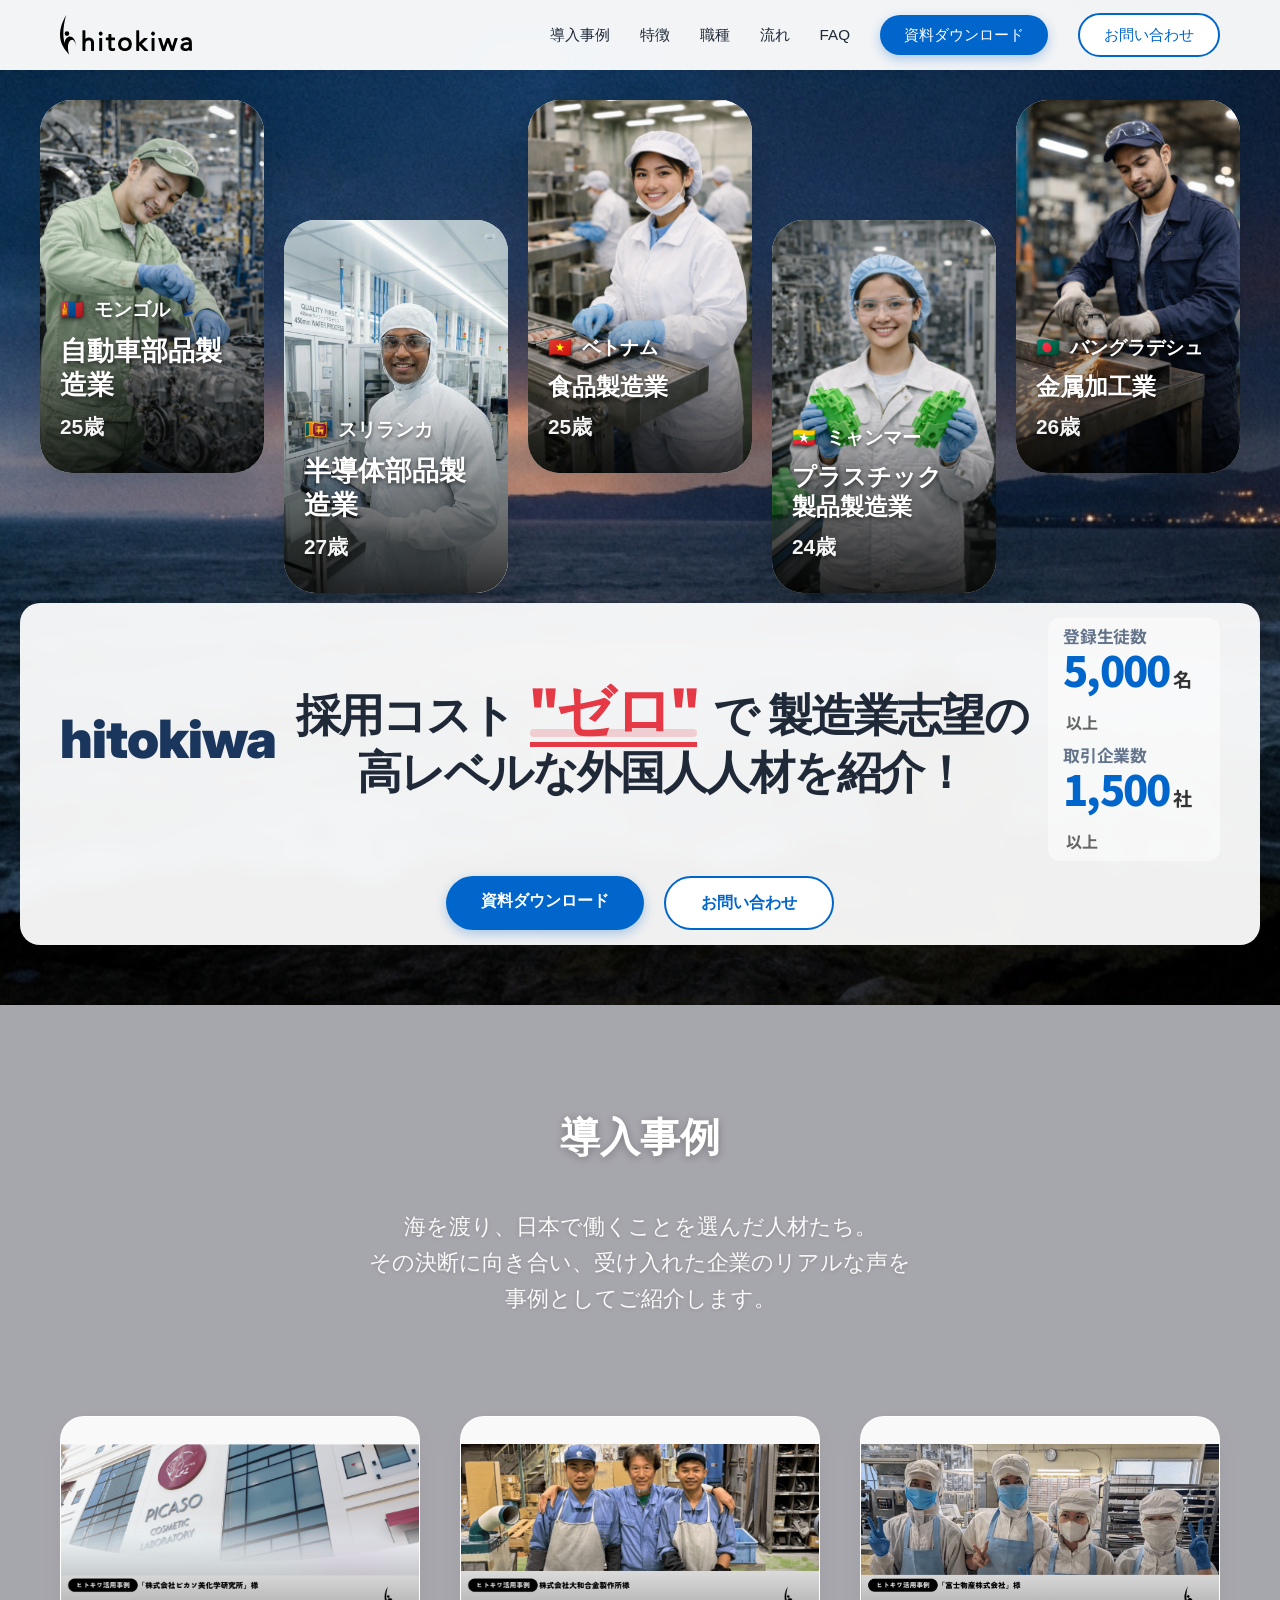
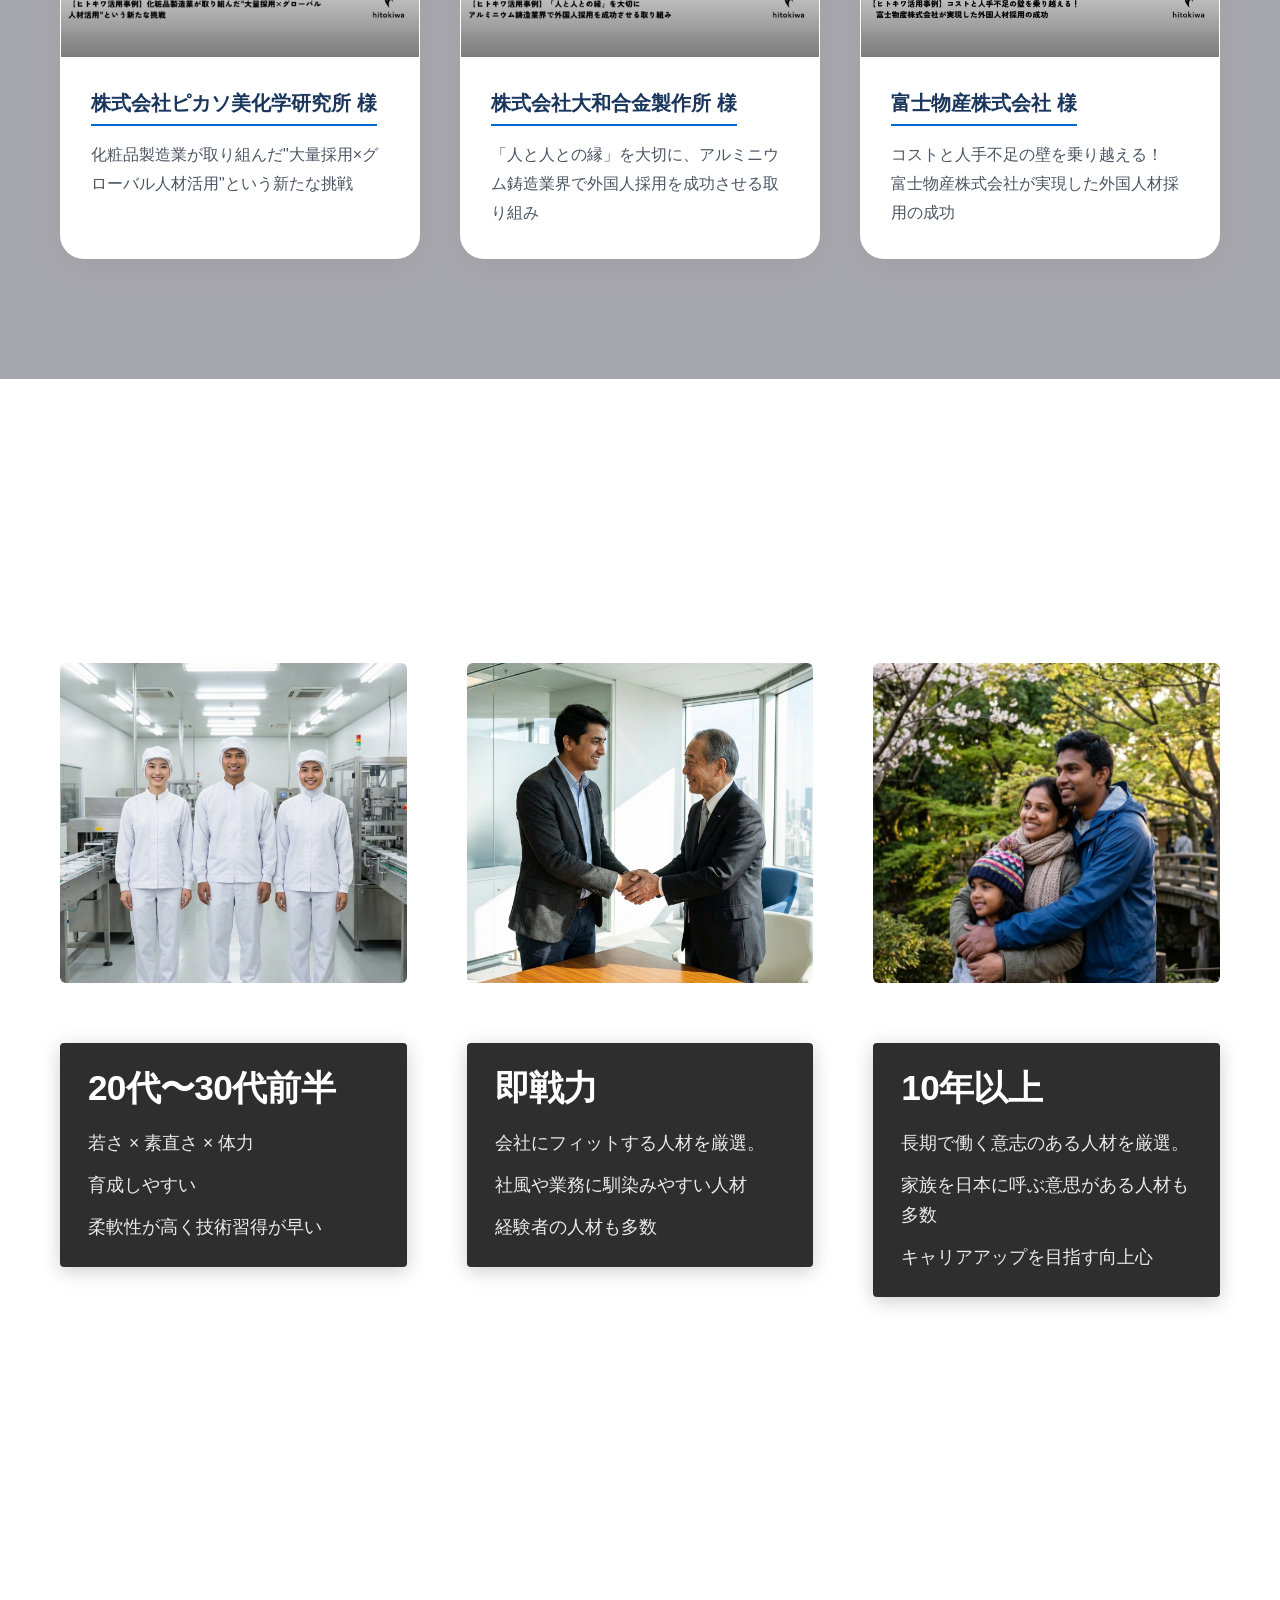
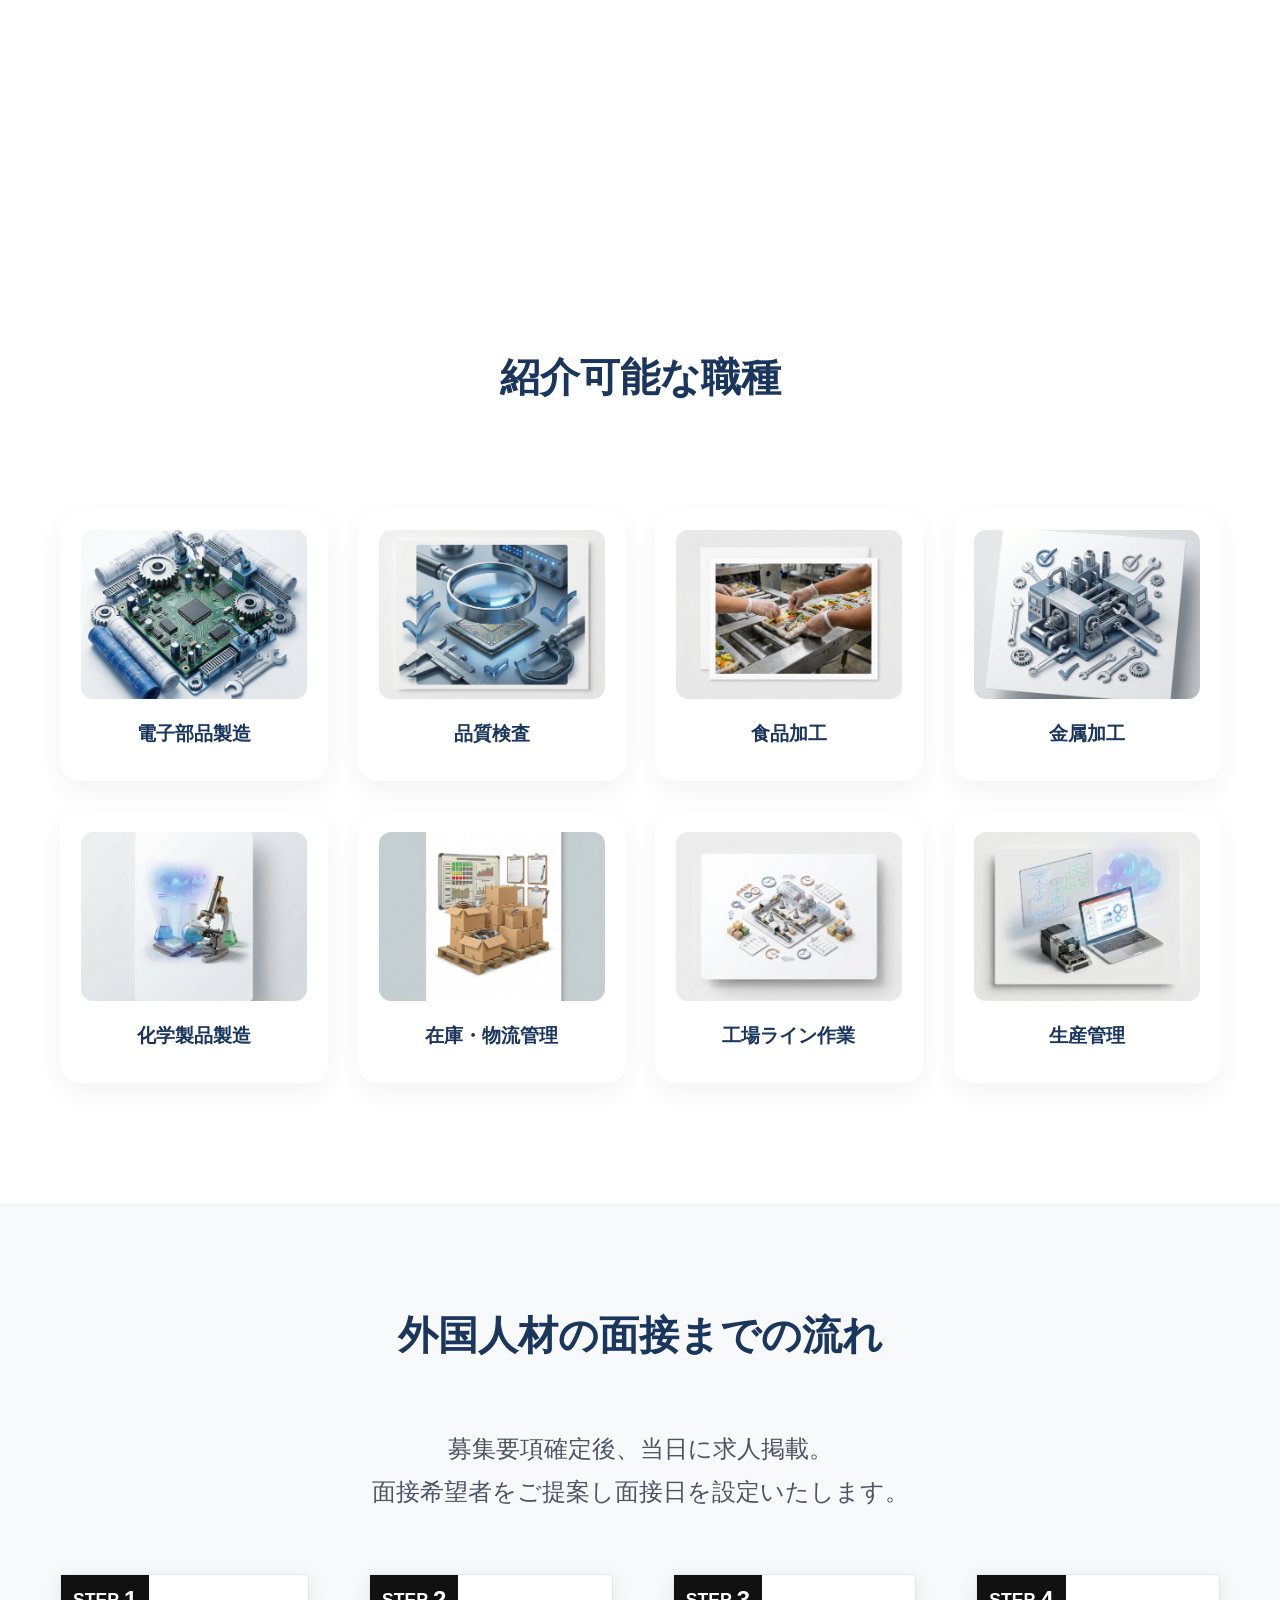
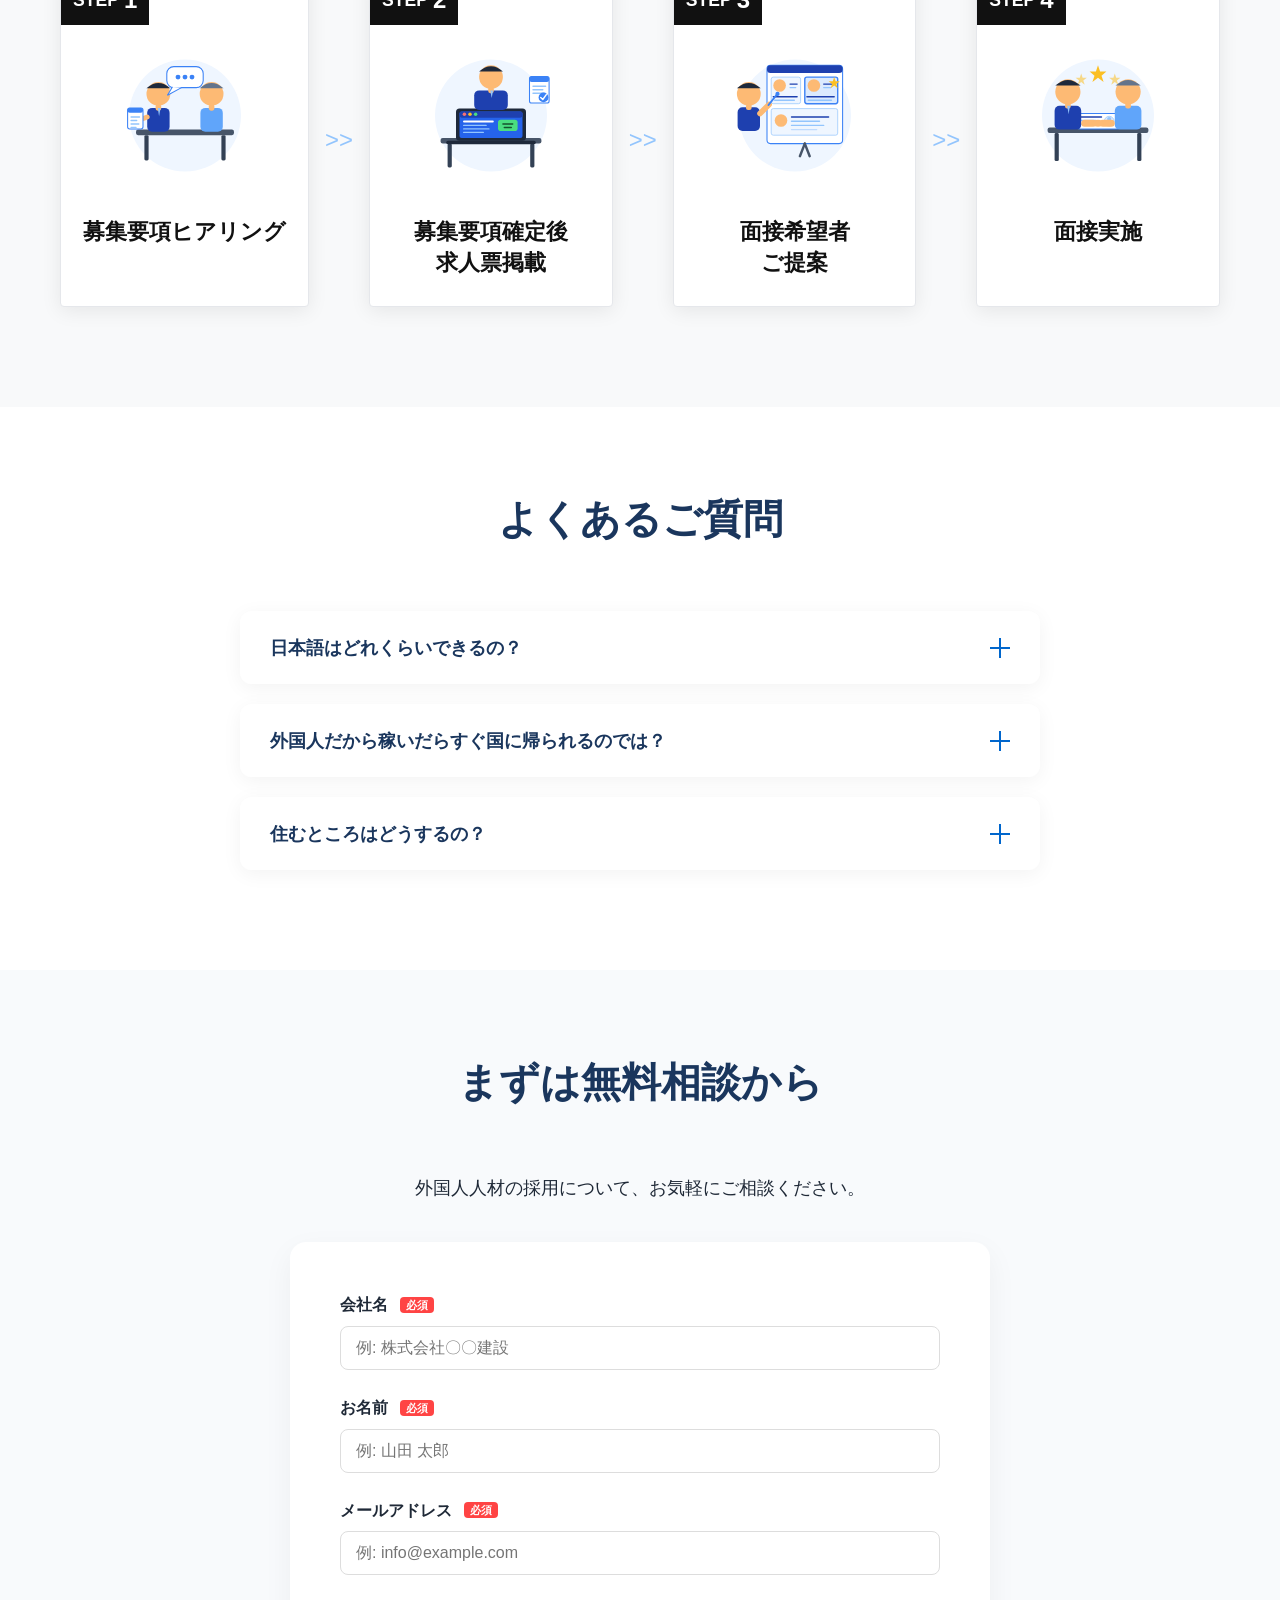
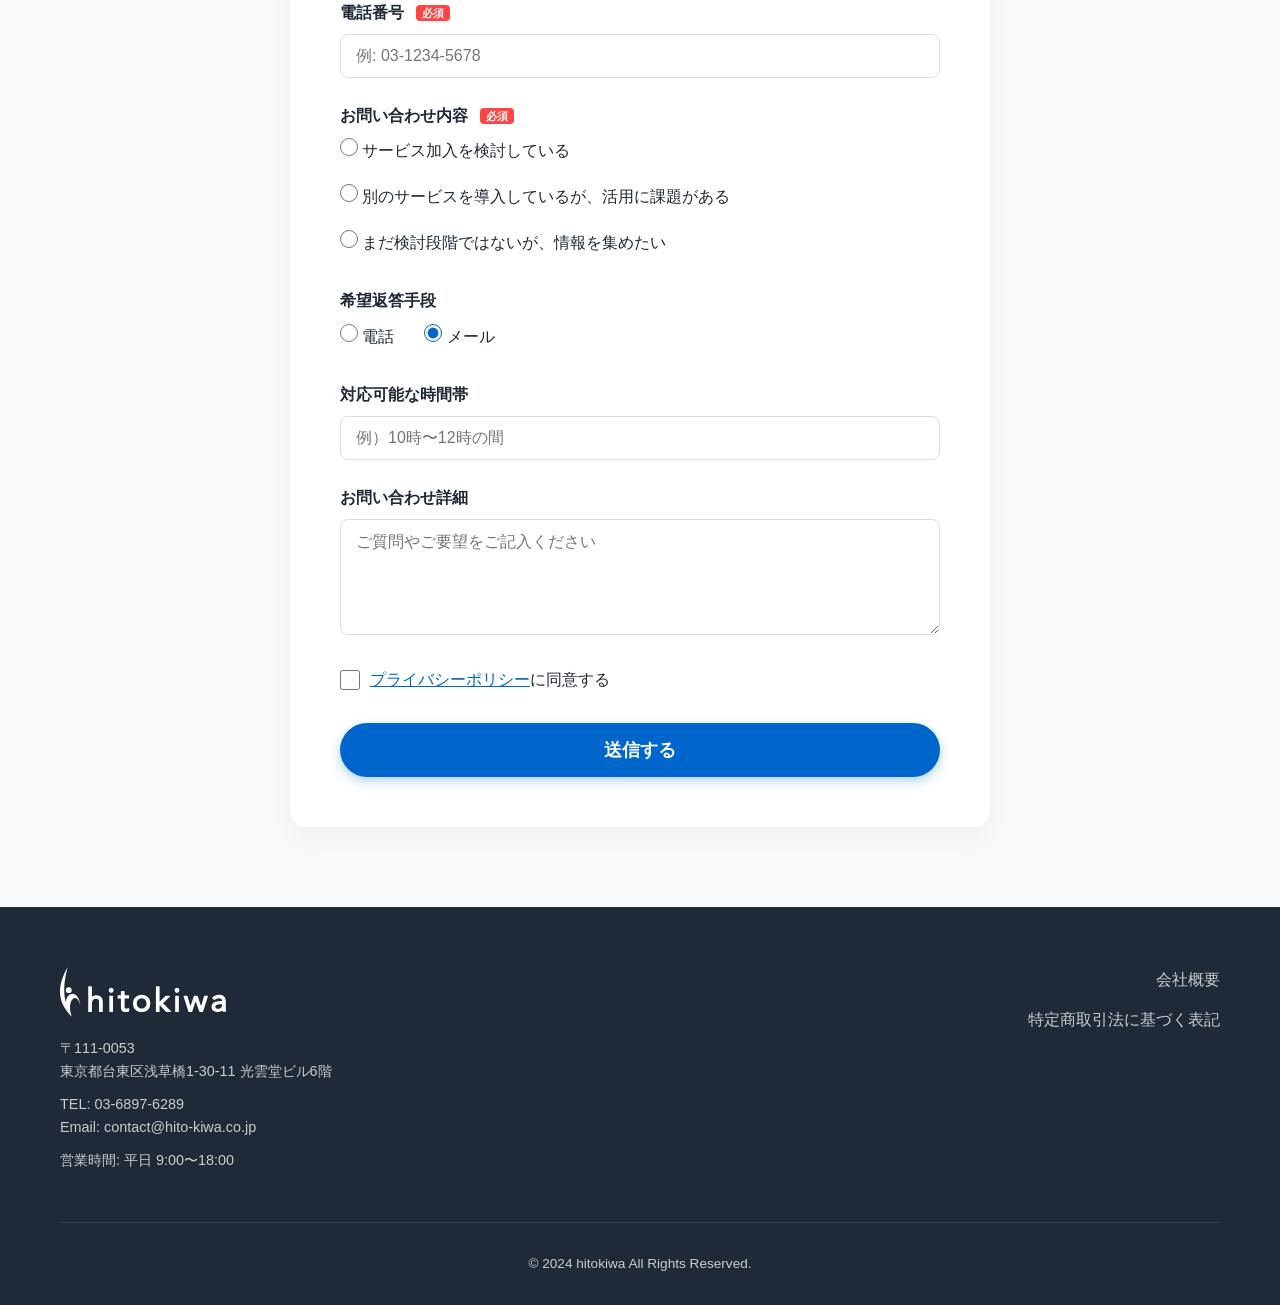
<file: index.html>
<!DOCTYPE html>
<html lang="ja">

<head>
    <!-- Google Tag Manager -->
    <script>(function (w, d, s, l, i) {
            w[l] = w[l] || []; w[l].push({
                'gtm.start':
                    new Date().getTime(), event: 'gtm.js'
            }); var f = d.getElementsByTagName(s)[0],
                j = d.createElement(s), dl = l != 'dataLayer' ? '&l=' + l : ''; j.async = true; j.src =
                    'https://www.googletagmanager.com/gtm.js?id=' + i + dl; f.parentNode.insertBefore(j, f);
        })(window, document, 'script', 'dataLayer', 'GTM-MGK4F63H');</script>
    <!-- End Google Tag Manager -->
    <meta charset="UTF-8">
    <meta name="viewport" content="width=device-width, initial-scale=1.0">
    <title>製造業特化型 外国人人材紹介サービス | hitokiwa</title>
    <meta name="description" content="製造業志望の外国人材をすばやく簡単にマッチング。特定技能、技能実習生の紹介ならお任せください。">
    <link rel="stylesheet" href="css/style.css">
    <!-- Google Fonts -->
    <link rel="preconnect" href="https://fonts.googleapis.com">
    <link rel="preconnect" href="https://fonts.gstatic.com" crossorigin>
    <link
        href="https://fonts.googleapis.com/css2?family=Inter:wght@400;500;700;900&family=Noto+Sans+JP:wght@400;500;700;900&family=Outfit:wght@700;800&display=swap"
        rel="stylesheet">
    <!-- reCAPTCHA v3 -->
    <script src="https://www.google.com/recaptcha/api.js?render=6LeSvJQsAAAAABBgUOlROliMmu_7q-3UDNqTsIXJ" async defer></script>
</head>

<body>
    <!-- Google Tag Manager (noscript) -->
    <noscript><iframe src="https://www.googletagmanager.com/ns.html?id=GTM-MGK4F63H" height="0" width="0"
            style="display:none;visibility:hidden"></iframe></noscript>
    <!-- End Google Tag Manager (noscript) -->

    <!-- Header/Nav (Optional but good for anchor links) -->
    <header class="site-header">
        <div class="container">
            <div class="logo">
                <img src="images/logo_white.svg" alt="hitokiwa" style="filter: invert(1);">
            </div>
            <nav class="site-nav">
                <ul>
                    <li><a href="#features">導入事例</a></li>
                    <li><a href="#cases">特徴</a></li>
                    <li><a href="#jobs">職種</a></li>
                    <li><a href="#flow">流れ</a></li>
                    <li><a href="#faq">FAQ</a></li>
                    <li><a href="#contact" class="btn btn-primary btn-sm">資料ダウンロード</a></li>
                    </li>
                    <li><a href="#contact" class="btn btn-secondary btn-sm">お問い合わせ</a></li>
                </ul>
            </nav>
            <button class="hamburger" aria-label="メニューを開く">
                <span></span>
                <span></span>
                <span></span>
            </button>
        </div>
    </header>

    <!-- Mobile Menu -->
    <div class="mobile-menu">
        <nav>
            <ul>
                <li><a href="#features">特徴</a></li>
                <li><a href="#cases">導入事例</a></li>
                <li><a href="#service">サービス</a></li>
                <li><a href="#jobs">職種</a></li>
                <li><a href="#flow">流れ</a></li>
                <li><a href="#faq">FAQ</a></li>
                <li><a href="#contact">資料ダウンロード</a></li>
                <li><a href="#contact">お問い合わせ</a></li>
            </ul>
        </nav>
    </div>

    <main>
        <!-- 1. Hero Section -->
        <section class="hero">
            <div class="hero-bg"></div>

            <div class="container">
                <div class="hero-wrapper">
                    <!-- 1. Hero Gallery (Top) -->
                    <div class="hero-gallery animate-on-scroll fade-up">
                        <!-- Card 1 -->
                        <div class="talent-card-vertical">
                            <div class="talent-img-vertical"
                                style="background-image: url('images/talent_mongolia_new.png');"></div>
                            <div class="talent-overlay">
                                <div class="talent-country">
                                    <span class="flag">🇲🇳</span> モンゴル
                                </div>
                                <h3 class="talent-job">自動車部品製造業</h3>
                                <p class="talent-age">25歳</p>
                            </div>
                        </div>
                        <!-- Card 2 -->
                        <div class="talent-card-vertical">
                            <div class="talent-img-vertical"
                                style="background-image: url('images/talent_srilanka_new.png');"></div>
                            <div class="talent-overlay">
                                <div class="talent-country">
                                    <span class="flag">🇱🇰</span> スリランカ
                                </div>
                                <h3 class="talent-job">半導体部品製造業</h3>
                                <p class="talent-age">27歳</p>
                            </div>
                        </div>
                        <!-- Card 3 -->
                        <div class="talent-card-vertical">
                            <div class="talent-img-vertical"
                                style="background-image: url('images/talent_vietnam_new.png');"></div>
                            <div class="talent-overlay">
                                <div class="talent-country">
                                    <span class="flag">🇻🇳</span> ベトナム
                                </div>
                                <h3 class="talent-job">食品製造業</h3>
                                <p class="talent-age">25歳</p>
                            </div>
                        </div>
                        <!-- Card 4 -->
                        <div class="talent-card-vertical">
                            <div class="talent-img-vertical"
                                style="background-image: url('images/talent_myanmar_plastic_new.png');"></div>
                            <div class="talent-overlay">
                                <div class="talent-country">
                                    <span class="flag">🇲🇲</span> ミャンマー
                                </div>
                                <h3 class="talent-job">プラスチック<br>製品製造業</h3>
                                <p class="talent-age">24歳</p>
                            </div>
                        </div>
                        <!-- Card 5 -->
                        <div class="talent-card-vertical">
                            <div class="talent-img-vertical"
                                style="background-image: url('images/talent_bangladesh_new.png');"></div>
                            <div class="talent-overlay">
                                <div class="talent-country">
                                    <span class="flag">🇧🇩</span> バングラデシュ
                                </div>
                                <h3 class="talent-job">金属加工業</h3>
                                <p class="talent-age">26歳</p>
                            </div>
                        </div>
                    </div>

                    <!-- Carousel Indicators (Mobile) -->
                    <div class="carousel-indicators">
                        <span class="indicator active" data-index="0"></span>
                        <span class="indicator" data-index="1"></span>
                        <span class="indicator" data-index="2"></span>
                        <span class="indicator" data-index="3"></span>
                        <span class="indicator" data-index="4"></span>
                    </div>

                    <!-- Hero Text & CTA -->
                    <div class="hero-brand-block animate-on-scroll fade-up" style="transition-delay: 0.3s;">

                        <!-- 3-Column Row -->
                        <div class="hero-brand-row">
                            <!-- Left: Brand -->
                            <div class="hero-col-left">
                                <h1 class="hero-title">hitokiwa</h1>
                            </div>

                            <!-- Center: Main Catchphrase -->
                            <div class="hero-col-center">
                                <p class="hero-catch-center">
                                    採用コスト <span class="highlight-zero">"ゼロ"</span> で
                                    <br class="sp-only">
                                    製造業志望の
                                    <br class="pc-only">
                                    <br class="sp-only">
                                    高レベルな外国人人材を紹介！
                                </p>

                            </div>

                            <!-- Right: Stats -->
                            <div class="hero-col-right">
                                <div class="hero-main-stats">
                                    <div class="main-stat-item">
                                        <div class="main-stat-label">登録生徒数</div>
                                        <div class="main-stat-value">
                                            <span class="stat-inline">
                                                5,000<span class="main-stat-unit">名</span><span
                                                    class="stat-suffix">以上</span>
                                            </span>
                                        </div>
                                    </div>
                                    <div class="main-stat-item">
                                        <div class="main-stat-label">取引企業数</div>
                                        <div class="main-stat-value">
                                            <span class="stat-inline">
                                                1,500<span class="main-stat-unit">社</span><span
                                                    class="stat-suffix">以上</span>
                                            </span>
                                        </div>

                                    </div>
                                </div>
                            </div>
                        </div>

                        <!-- Bottom: CTA -->
                        <div class="hero-cta-button">
                            <a href="#contact" class="btn btn-primary btn-lg">
                                資料ダウンロード
                            </a>
                            <a href="#contact" class="btn btn-secondary btn-lg">
                                お問い合わせ
                            </a>
                        </div>
                    </div>

                </div>
            </div>
        </section>



        <!-- 1.6 Case Studies -->
        <section id="cases" class="section cases">
            <div class="container">
                <h2 class="section-title animate-on-scroll fade-up">導入事例</h2>
                <div class="section-lead-narrative animate-on-scroll fade-up" style="transition-delay: 0.1s;">
                    <p class="lead-line">
                        海を渡り、日本で働くことを選んだ人材たち。
                    </p>

                    <p class="lead-line pc-only">
                        その決断に向き合い、受け入れた企業のリアルな声を
                    </p>

                    <p class="lead-line sp-only">
                        その決断に向き合い、受け入れた
                    </p>

                    <p class="lead-line sp-only">
                        企業のリアルな声を
                    </p>

                    <p class="lead-line">
                        事例としてご紹介します。
                    </p>
                </div>
                <div class="cases-grid">
                    <!-- Case 1 -->
                    <div class="case-card animate-on-scroll blur-reveal" style="transition-delay: 0.2s;">
                        <div class="case-img" style="background-image: url('images/case1_picaso.png');"></div>
                        <div class="case-content">
                            <h3>株式会社ピカソ美化学研究所 様</h3>
                            <p>化粧品製造業が取り組んだ"大量採用×グローバル人材活用"という新たな挑戦</p>
                        </div>
                    </div>
                    <!-- Case 2 -->
                    <div class="case-card animate-on-scroll blur-reveal" style="transition-delay: 0.4s;">
                        <div class="case-img" style="background-image: url('images/case2_daiwa.png');"></div>
                        <div class="case-content">
                            <h3>株式会社大和合金製作所 様</h3>
                            <p>「人と人との縁」を大切に、アルミニウム鋳造業界で外国人採用を成功させる取り組み</p>
                        </div>
                    </div>
                    <!-- Case 3 -->
                    <div class="case-card animate-on-scroll blur-reveal" style="transition-delay: 0.6s;">
                        <div class="case-img" style="background-image: url('images/case3_fujibussan.png');"></div>
                        <div class="case-content">
                            <h3>富士物産株式会社 様</h3>
                            <p>コストと人手不足の壁を乗り越える！<br>富士物産株式会社が実現した外国人材採用の成功</p>
                        </div>
                    </div>
                </div>
            </div>
        </section>

        <!-- 2. Features Section (Wanted Talent) -->
        <section id="features" class="section features">
            <div class="container">
                <h2 class="section-title animate-on-scroll fade-up">

                    <!-- PC版（変更しない） -->
                    <span class="pc-only">
                        製造業界が求める理想の人材をご紹介
                    </span>

                    <!-- スマホ版（指定どおり） -->
                    <span class="sp-only">
                        製造業界が<br>
                        求める<br>
                        理想の人材を<br>
                        ご紹介
                    </span>

                </h2>

                <div class="features-grid">

                    <!-- Feature 1 -->
                    <div class="feature-card feature-young animate-on-scroll slide-left"
                        style="transition-delay: 0.2s;">
                        <div class="feature-custom-img">
                            <img src="images/feature_young_new.png" alt="若手人材・20代〜30代前半">
                        </div>
                        <div class="feature-content-stylish">
                            <div class="feature-highlight">20代〜30代前半</div>
                            <div class="feature-description-group">
                                <p class="feature-description">若さ × 素直さ × 体力</p>
                                <p class="feature-description">育成しやすい</p>
                                <p class="feature-description">柔軟性が高く技術習得が早い</p>
                            </div>
                        </div>
                    </div>
                    <!-- Feature 2 -->
                    <div class="feature-card feature-experienced animate-on-scroll fade-up"
                        style="transition-delay: 0.4s;">
                        <div class="feature-custom-img">
                            <img src="images/feature_experienced.png" alt="即戦力・経験者">
                        </div>
                        <div class="feature-content-stylish">
                            <div class="feature-highlight">即戦力</div>
                            <div class="feature-description-group">
                                <p class="feature-description">会社にフィットする人材を厳選。</p>
                                <p class="feature-description">社風や業務に馴染みやすい人材</p>
                                <p class="feature-description">経験者の人材も多数</p>
                            </div>
                        </div>
                    </div>
                    <!-- Feature 3 -->
                    <div class="feature-card feature-longterm animate-on-scroll slide-right"
                        style="transition-delay: 0.6s;">
                        <div class="feature-custom-img">
                            <img src="images/feature_longterm.jpg" alt="日本での長期就労・家族滞在">
                        </div>
                        <div class="feature-content-stylish">
                            <div class="feature-highlight">10年以上</div>
                            <div class="feature-description-group">
                                <p class="feature-description">長期で働く意志のある人材を厳選。</p>
                                <p class="feature-description">家族を日本に呼ぶ意思がある人材も多数</p>
                                <p class="feature-description">キャリアアップを目指す向上心</p>
                            </div>
                        </div>
                    </div>
                </div>
            </div>
        </section>

        <!-- 2.5 Zero Cost Banner -->
        <section class="section zero-cost animate-on-scroll fade-up">
            <div class="container">
                <div class="zero-cost-wrapper">
                    <h2 class="zero-cost-title">
                        採用コスト<span class="highlight-zero">"ゼロ"</span>で
                        <br class="sp-only">
                        製造業志望の
                        <br>
                        <span class="no-break">
                            高レベルな外国人材を紹介！
                        </span>
                    </h2>

                </div>
            </div>
        </section>

        <!-- 4. Job Types Section -->
        <section id="jobs" class="section jobs">
            <div class="container">
                <h2 class="section-title animate-on-scroll fade-up">紹介可能な職種</h2>
                <div class="jobs-image-container animate-on-scroll blur-reveal" style="transition-delay: 0.3s;">
                    <div class="jobs-grid">
                        <!-- Card 1: 電子部品製造 -->
                        <div class="job-card animate-on-scroll fade-up" style="transition-delay: 0s;">
                            <div class="job-card-inner">
                                <div class="job-img-wrapper">
                                    <img src="images/job_electronic_parts.png" alt="電子部品製造" class="job-img-3d">
                                </div>
                                <h3>電子部品製造</h3>
                                <p class="job-desc"></p>
                            </div>
                        </div>
                        <!-- Card 2: 品質検査 -->
                        <div class="job-card animate-on-scroll fade-up" style="transition-delay: 0.1s;">
                            <div class="job-card-inner">
                                <div class="job-img-wrapper">
                                    <img src="images/job_quality_inspection.png" alt="品質検査" class="job-img-3d">
                                </div>
                                <h3>品質検査</h3>
                                <p class="job-desc"></p>
                            </div>
                        </div>
                        <!-- Card 3: 食品加工 -->
                        <div class="job-card animate-on-scroll fade-up" style="transition-delay: 0.2s;">
                            <div class="job-card-inner">
                                <div class="job-img-wrapper">
                                    <img src="images/job_food_processing.png" alt="食品加工" class="job-img-3d">
                                </div>
                                <h3>食品加工</h3>
                                <p class="job-desc"></p>
                            </div>
                        </div>
                        <!-- Card 4: 金属加工 -->
                        <div class="job-card animate-on-scroll fade-up" style="transition-delay: 0.3s;">
                            <div class="job-card-inner">
                                <div class="job-img-wrapper">
                                    <img src="images/job_metal_processing.png" alt="金属加工" class="job-img-3d">
                                </div>
                                <h3>金属加工</h3>
                                <p class="job-desc"></p>
                            </div>
                        </div>
                        <!-- Card 5: 化学製品製造 -->
                        <div class="job-card animate-on-scroll fade-up" style="transition-delay: 0.4s;">
                            <div class="job-card-inner">
                                <div class="job-img-wrapper">
                                    <img src="images/job_chemical.png" alt="化学製品製造" class="job-img-3d">
                                </div>
                                <h3>化学製品製造</h3>
                                <p class="job-desc"></p>
                            </div>
                        </div>
                        <!-- Card 6: 在庫・物流管理 -->
                        <div class="job-card animate-on-scroll fade-up" style="transition-delay: 0.5s;">
                            <div class="job-card-inner">
                                <div class="job-img-wrapper">
                                    <img src="images/job_warehouse.png" alt="在庫・物流管理" class="job-img-3d">
                                </div>
                                <h3>在庫・物流管理</h3>
                                <p class="job-desc"></p>
                            </div>
                        </div>
                        <!-- Card 7: 工場ライン作業 -->
                        <div class="job-card animate-on-scroll fade-up" style="transition-delay: 0.6s;">
                            <div class="job-card-inner">
                                <div class="job-img-wrapper">
                                    <img src="images/job_factory_line.png" alt="工場ライン作業" class="job-img-3d">
                                </div>
                                <h3>工場ライン作業</h3>
                                <p class="job-desc"></p>
                            </div>
                        </div>
                        <!-- Card 8: 生産管理 -->
                        <div class="job-card animate-on-scroll fade-up" style="transition-delay: 0.7s;">
                            <div class="job-card-inner">
                                <div class="job-img-wrapper">
                                    <img src="images/job_production_management.png" alt="生産管理" class="job-img-3d">
                                </div>
                                <h3>生産管理</h3>
                                <p class="job-desc"></p>
                            </div>
                        </div>
                    </div>
                </div>
            </div>
            </div>
        </section>

        <!-- 5. Flow Section -->
        <section id="flow" class="section flow">
            <div class="container">
                <h2 class="section-title">外国人材の面接までの流れ</h2>
                <div class="flow-lead">
                    <p>募集要項確定後、<span class="weight-extra">当日</span>に求人掲載。<br>面接希望者をご提案し面接日を設定いたします。</p>
                </div>

                <div class="flow-horizontal">
                    <!-- Step 1 -->
                    <div class="flow-card-item">
                        <div class="flow-card">
                            <div class="step-label">STEP<span>1</span></div>
                            <div class="flow-icon">
                                <img src="images/flow_step1_v2.svg" alt="募集要項ヒアリング">
                            </div>
                            <h3>募集要項ヒアリング</h3>
                        </div>
                    </div>

                    <div class="flow-arrow">>></div>

                    <!-- Step 2 -->
                    <div class="flow-card-item">
                        <div class="flow-card">
                            <div class="step-label">STEP<span>2</span></div>
                            <div class="flow-icon">
                                <img src="images/flow_step2_v2.svg" alt="求人票掲載">
                            </div>
                            <h3>募集要項確定後<br>求人票掲載</h3>
                        </div>
                    </div>

                    <div class="flow-arrow">>></div>

                    <!-- Step 3 -->
                    <div class="flow-card-item">
                        <div class="flow-card">
                            <div class="step-label">STEP<span>3</span></div>
                            <div class="flow-icon">
                                <img src="images/flow_step3_v2.svg" alt="面接希望者ご提案">
                            </div>
                            <h3>面接希望者<br>ご提案</h3>
                        </div>
                    </div>

                    <div class="flow-arrow">>></div>

                    <!-- Step 4 -->
                    <div class="flow-card-item">
                        <div class="flow-card">
                            <div class="step-label">STEP<span>4</span></div>
                            <div class="flow-icon">
                                <img src="images/flow_step4_v2.svg" alt="面接実施">
                            </div>
                            <h3>面接実施</h3>
                        </div>
                    </div>
                </div>
            </div>
        </section>

        <!-- 6. FAQ Section -->
        <section id="faq" class="section faq">
            <div class="container">
                <h2 class="section-title">よくあるご質問</h2>

                <div class="accordion">
                    <div class="accordion-item">
                        <button class="accordion-header" aria-expanded="false">
                            日本語はどれくらいできるの？
                            <span class="icon"></span>
                        </button>
                        <div class="accordion-content">
                            <div class="accordion-inner">
                                <p>日本語学校や専門学校を卒業している方、アルバイト経験がある方がほとんどですので、日常生活に支障がない程度にはコミュニケーションは取れるかと思います。コンビニのレジでアルバイトされている外国人留学生をイメージいただければと思います。
                                </p>
                            </div>
                        </div>
                    </div>

                    <div class="accordion-item">
                        <button class="accordion-header" aria-expanded="false">
                            外国人だから稼いだらすぐ国に帰られるのでは？
                            <span class="icon"></span>
                        </button>
                        <div class="accordion-content">
                            <div class="accordion-inner">
                                <p>就労ビザの利点は更新ができることですので、できるだけずっと日本で働きたいと希望している方が多いです。</p>
                            </div>
                        </div>
                    </div>

                    <div class="accordion-item">
                        <button class="accordion-header" aria-expanded="false">
                            住むところはどうするの？
                            <span class="icon"></span>
                        </button>
                        <div class="accordion-content">
                            <div class="accordion-inner">
                                <p>ビザ交付後には就職先近くへの引っ越しを予定しております。<br>弊社提携の不動産会社にてお部屋探しのサポートが可能です。</p>
                                <p>もし可能であれば、会社寮や知り合いの不動産会社がいるなど、早期にお部屋探しができるご協力をいただけますと大変ありがたく存じます。</p>
                            </div>
                        </div>
                    </div>
                </div>
            </div>
        </section>
        </section>

        <!-- 7. Contact Section -->
        <section id="contact" class="section contact">
            <div class="container">
                <h2 class="section-title">まずは無料相談から</h2>
                <p class="contact-desc">外国人人材の採用について、お気軽にご相談ください。</p>

                <form class="contact-form" id="contact-form" novalidate>
                    <div class="form-group">
                        <label for="company">会社名 <span class="required">必須</span></label>
                        <input type="text" id="company" name="company" required placeholder="例: 株式会社〇〇建設">
                        <span class="error-message">会社名を入力してください</span>
                    </div>
                    <div class="form-group">
                        <label for="name">お名前 <span class="required">必須</span></label>
                        <input type="text" id="name" name="name" required placeholder="例: 山田 太郎">
                        <span class="error-message">お名前を入力してください</span>
                    </div>
                    <div class="form-group">
                        <label for="email">メールアドレス <span class="required">必須</span></label>
                        <input type="email" id="email" name="email" required placeholder="例: info@example.com">
                        <span class="error-message">有効なメールアドレスを入力してください</span>
                    </div>
                    <div class="form-group">
                        <label for="phone">電話番号 <span class="required">必須</span></label>
                        <input type="tel" id="phone" name="phone" required placeholder="例: 03-1234-5678">
                        <span class="error-message">電話番号を入力してください</span>
                    </div>
                    <div class="form-group">
                        <label>お問い合わせ内容 <span class="required">必須</span></label>
                        <div class="radio-group">
                            <label class="radio-label">
                                <input type="radio" name="inquiry_type" value="service" required>
                                <span>サービス加入を検討している</span>
                            </label>
                            <label class="radio-label">
                                <input type="radio" name="inquiry_type" value="issue">
                                <span>別のサービスを導入しているが、活用に課題がある</span>
                            </label>
                            <label class="radio-label">
                                <input type="radio" name="inquiry_type" value="info">
                                <span>まだ検討段階ではないが、情報を集めたい</span>
                            </label>
                        </div>
                        <span class="error-message">お問い合わせ内容を選択してください</span>
                    </div>

                    <div class="form-group">
                        <label>希望返答手段</label>
                        <div class="radio-group horizontal">
                            <label class="radio-label">
                                <input type="radio" name="contact_method" value="tel">
                                <span>電話</span>
                            </label>
                            <label class="radio-label">
                                <input type="radio" name="contact_method" value="email" checked>
                                <span>メール</span>
                            </label>
                        </div>
                    </div>

                    <div class="form-group">
                        <label for="preferred-time">対応可能な時間帯</label>
                        <input type="text" id="preferred-time" name="preferred-time" placeholder="例）10時〜12時の間">
                    </div>

                    <div class="form-group">
                        <label for="message">お問い合わせ詳細</label>
                        <textarea id="message" name="message" rows="5" placeholder="ご質問やご要望をご記入ください"></textarea>
                    </div>
                    <div class="form-group checkbox-group">
                        <input type="checkbox" id="privacy" name="privacy" required>
                        <label for="privacy"><a href="#">プライバシーポリシー</a>に同意する</label>
                        <span class="error-message">プライバシーポリシーへの同意が必要です</span>
                    </div>
                    <div class="form-submit">
                        <input type="hidden" name="recaptcha_token" id="recaptcha-token">
                        <button type="submit" class="btn btn-primary btn-lg btn-block">送信する</button>
                    </div>
                </form>
            </div>
        </section>
    </main>

    <footer class="site-footer">
        <div class="container">
            <div class="footer-content">
                <div class="footer-info">
                    <div class="footer-logo">
                        <img src="images/footer_logo.svg" alt="hitokiwa">
                    </div>
                    <p>〒111-0053<br>東京都台東区浅草橋1-30-11 光雲堂ビル6階</p>
                    <p>TEL: 03-6897-6289<br>Email: contact@hito-kiwa.co.jp</p>
                    <p>営業時間: 平日 9:00〜18:00</p>
                </div>
                <div class="footer-links">
                    <ul>
                        <li><a href="#">会社概要</a></li>
                        <li><a href="#">特定商取引法に基づく表記</a></li>
                    </ul>
                </div>
            </div>
            <div class="footer-copyright">
                &copy; 2024 hitokiwa All Rights Reserved.
            </div>
        </div>
    </footer>

    <script src="js/main.js"></script>
</body>

</html>
</file>
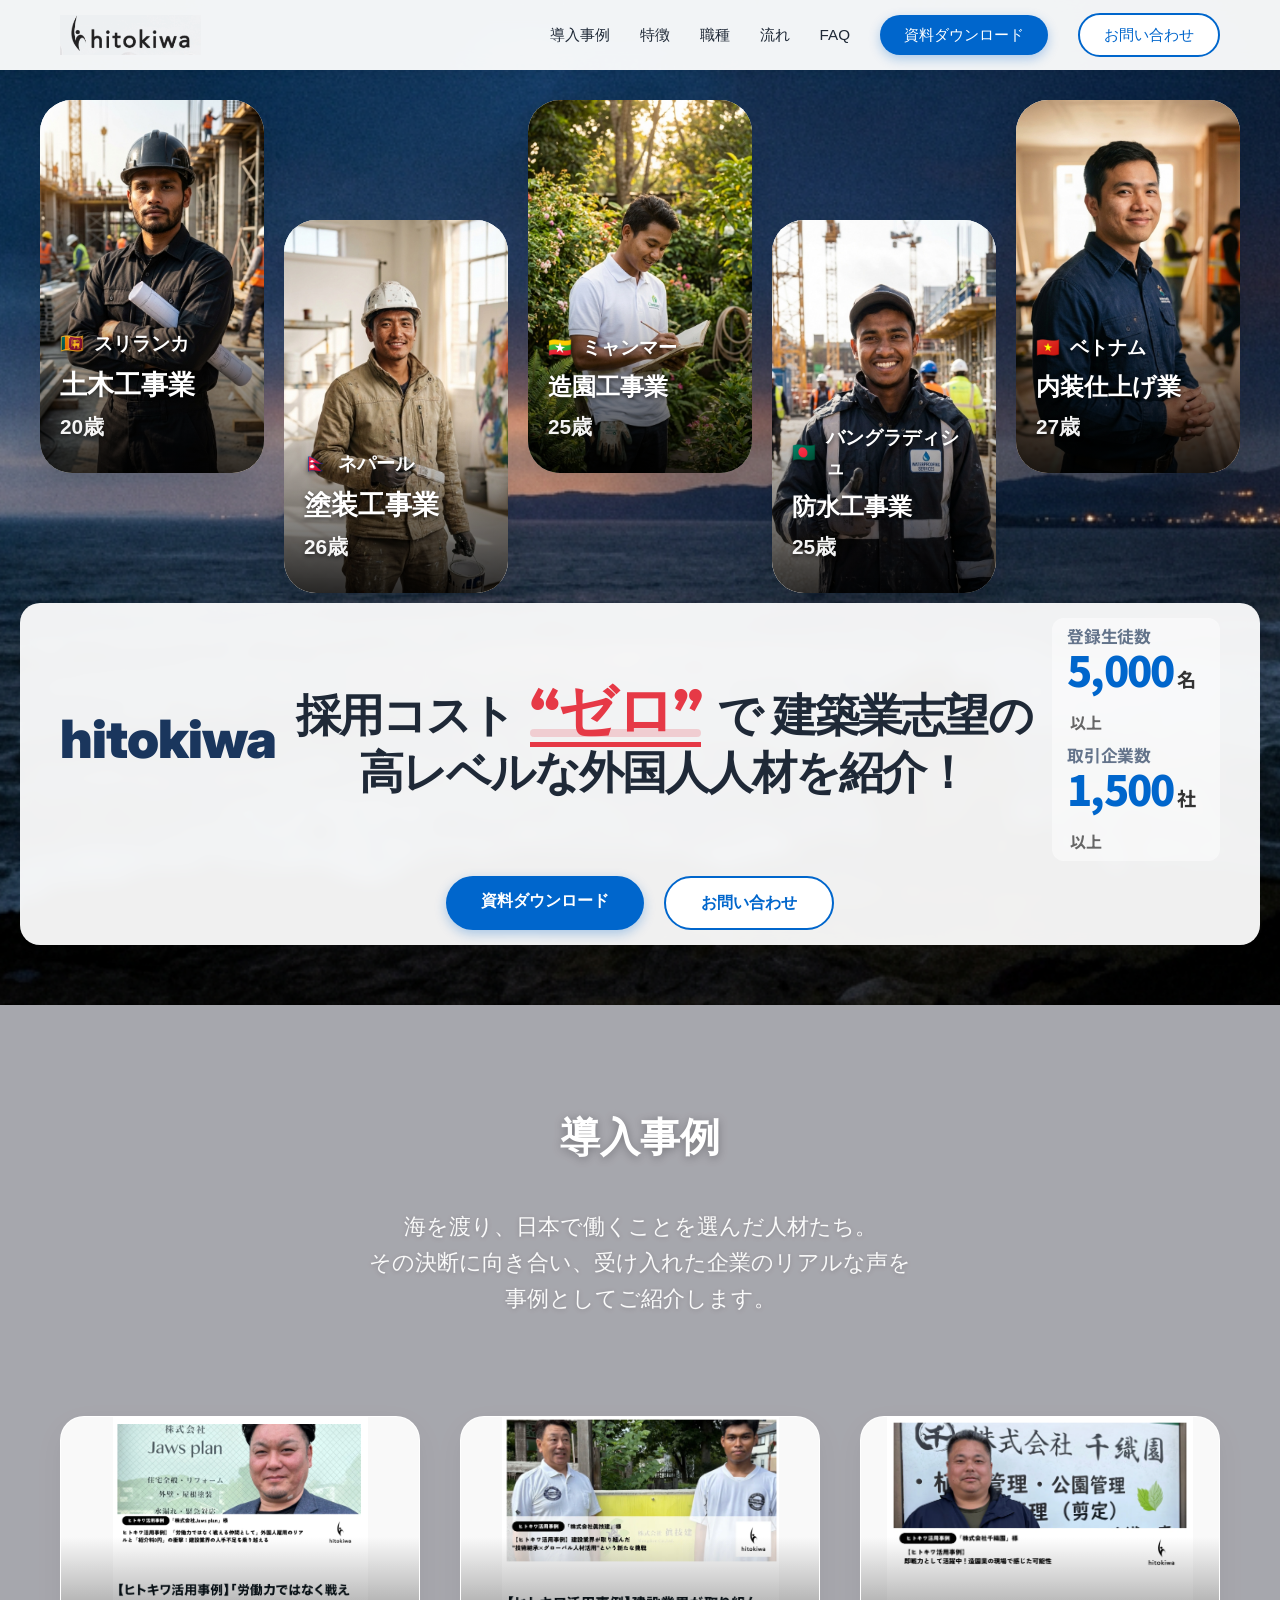
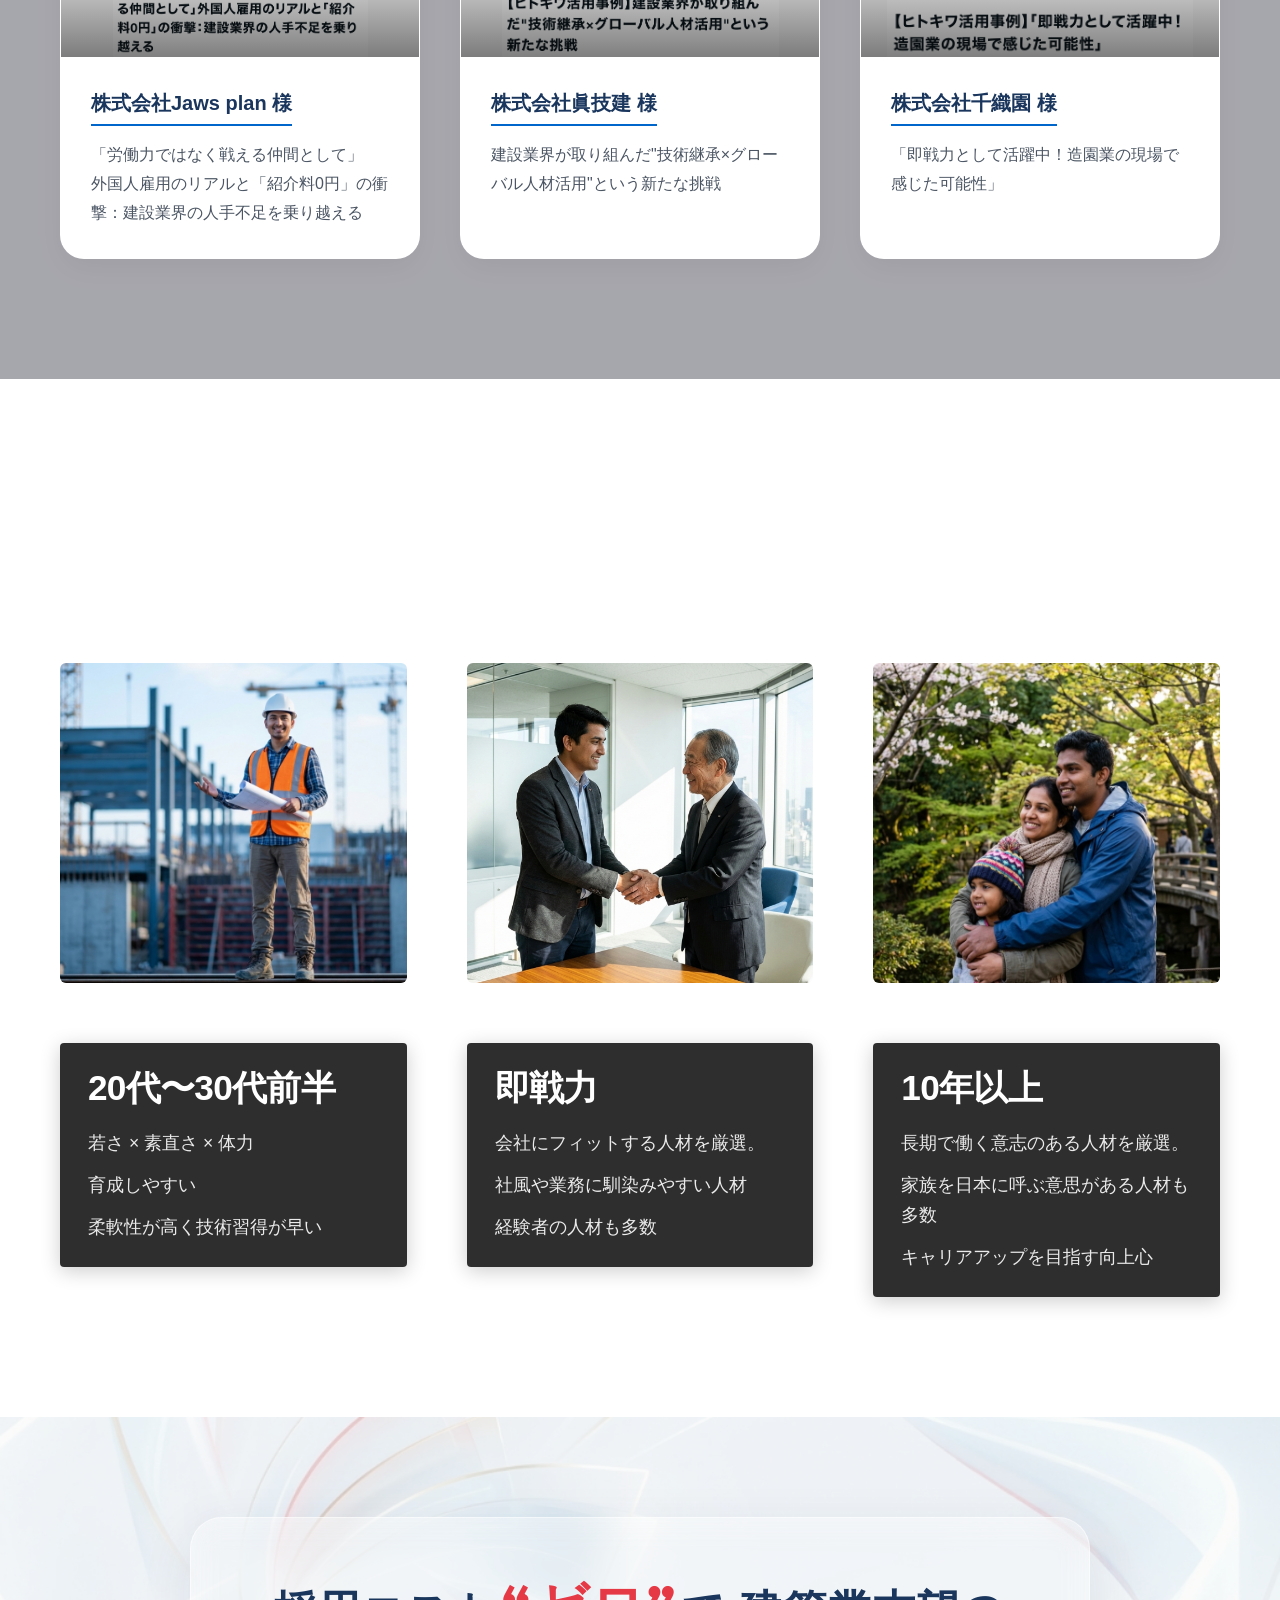
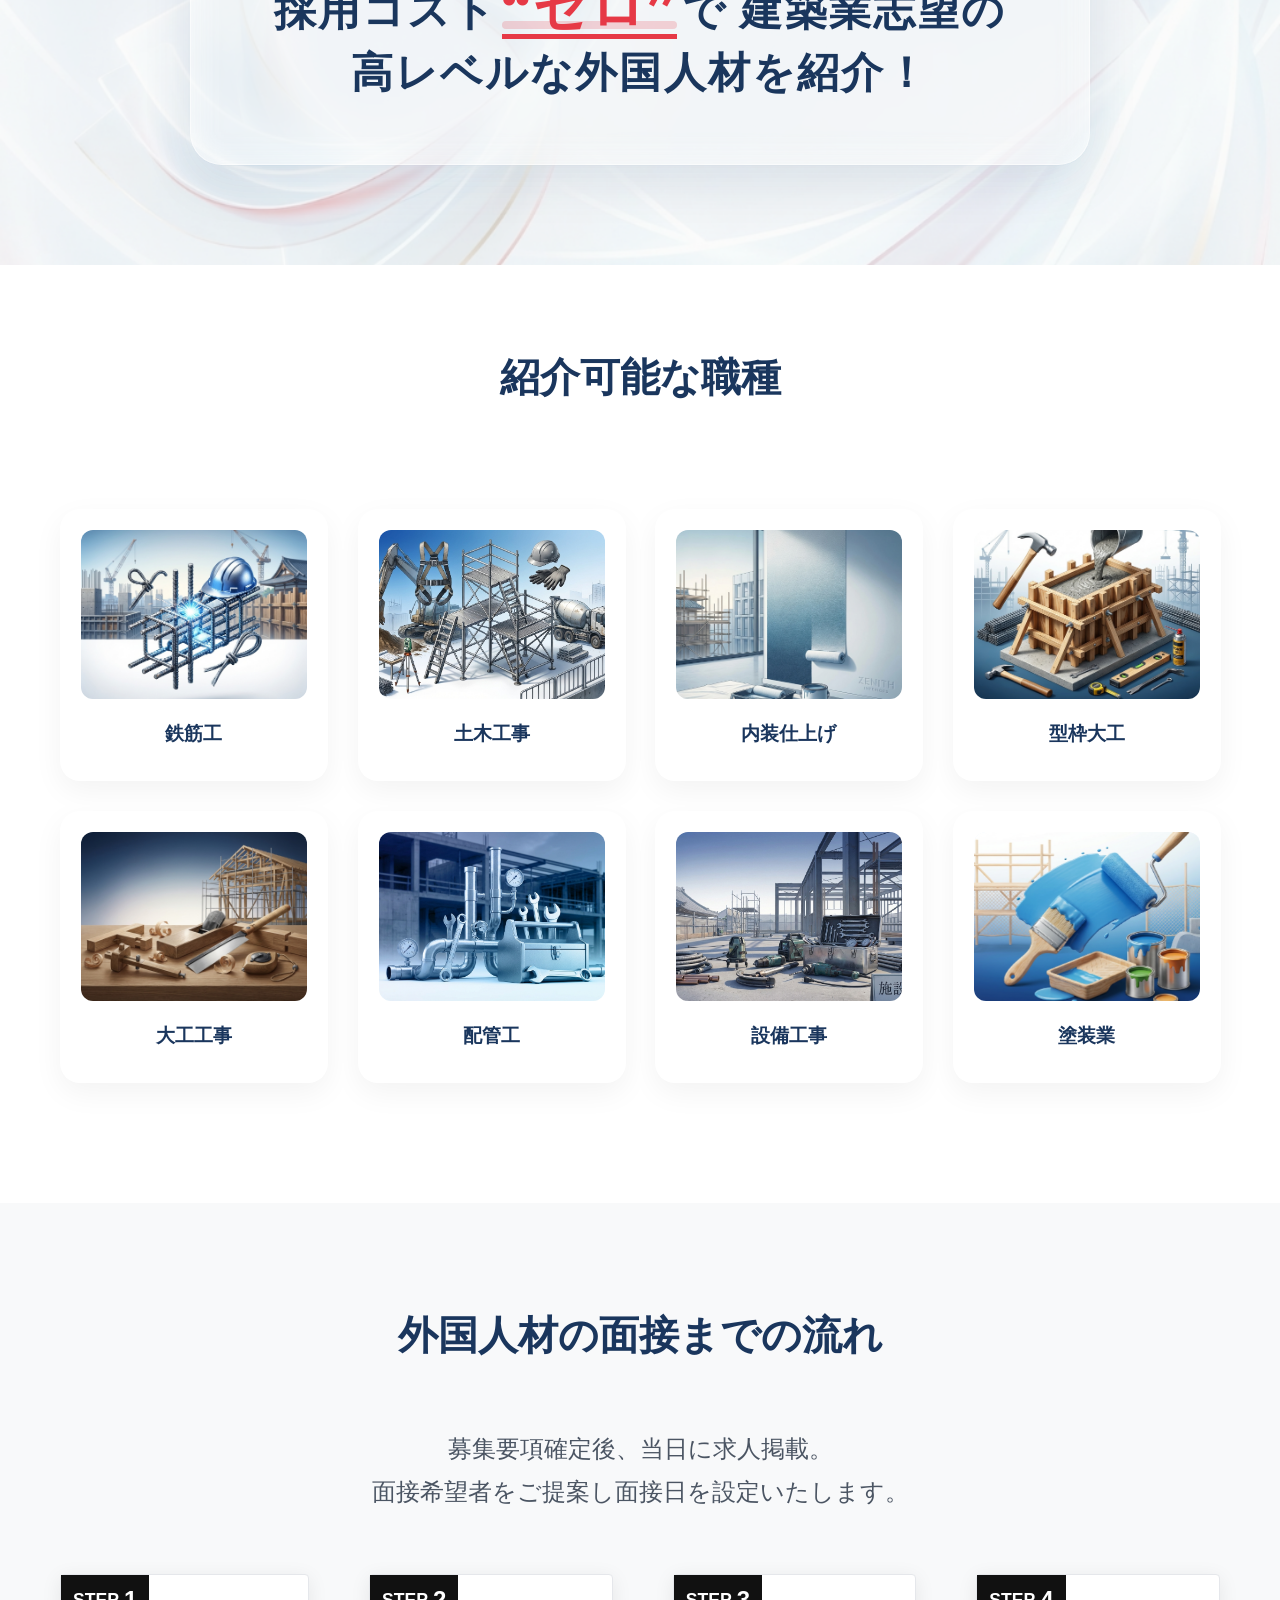
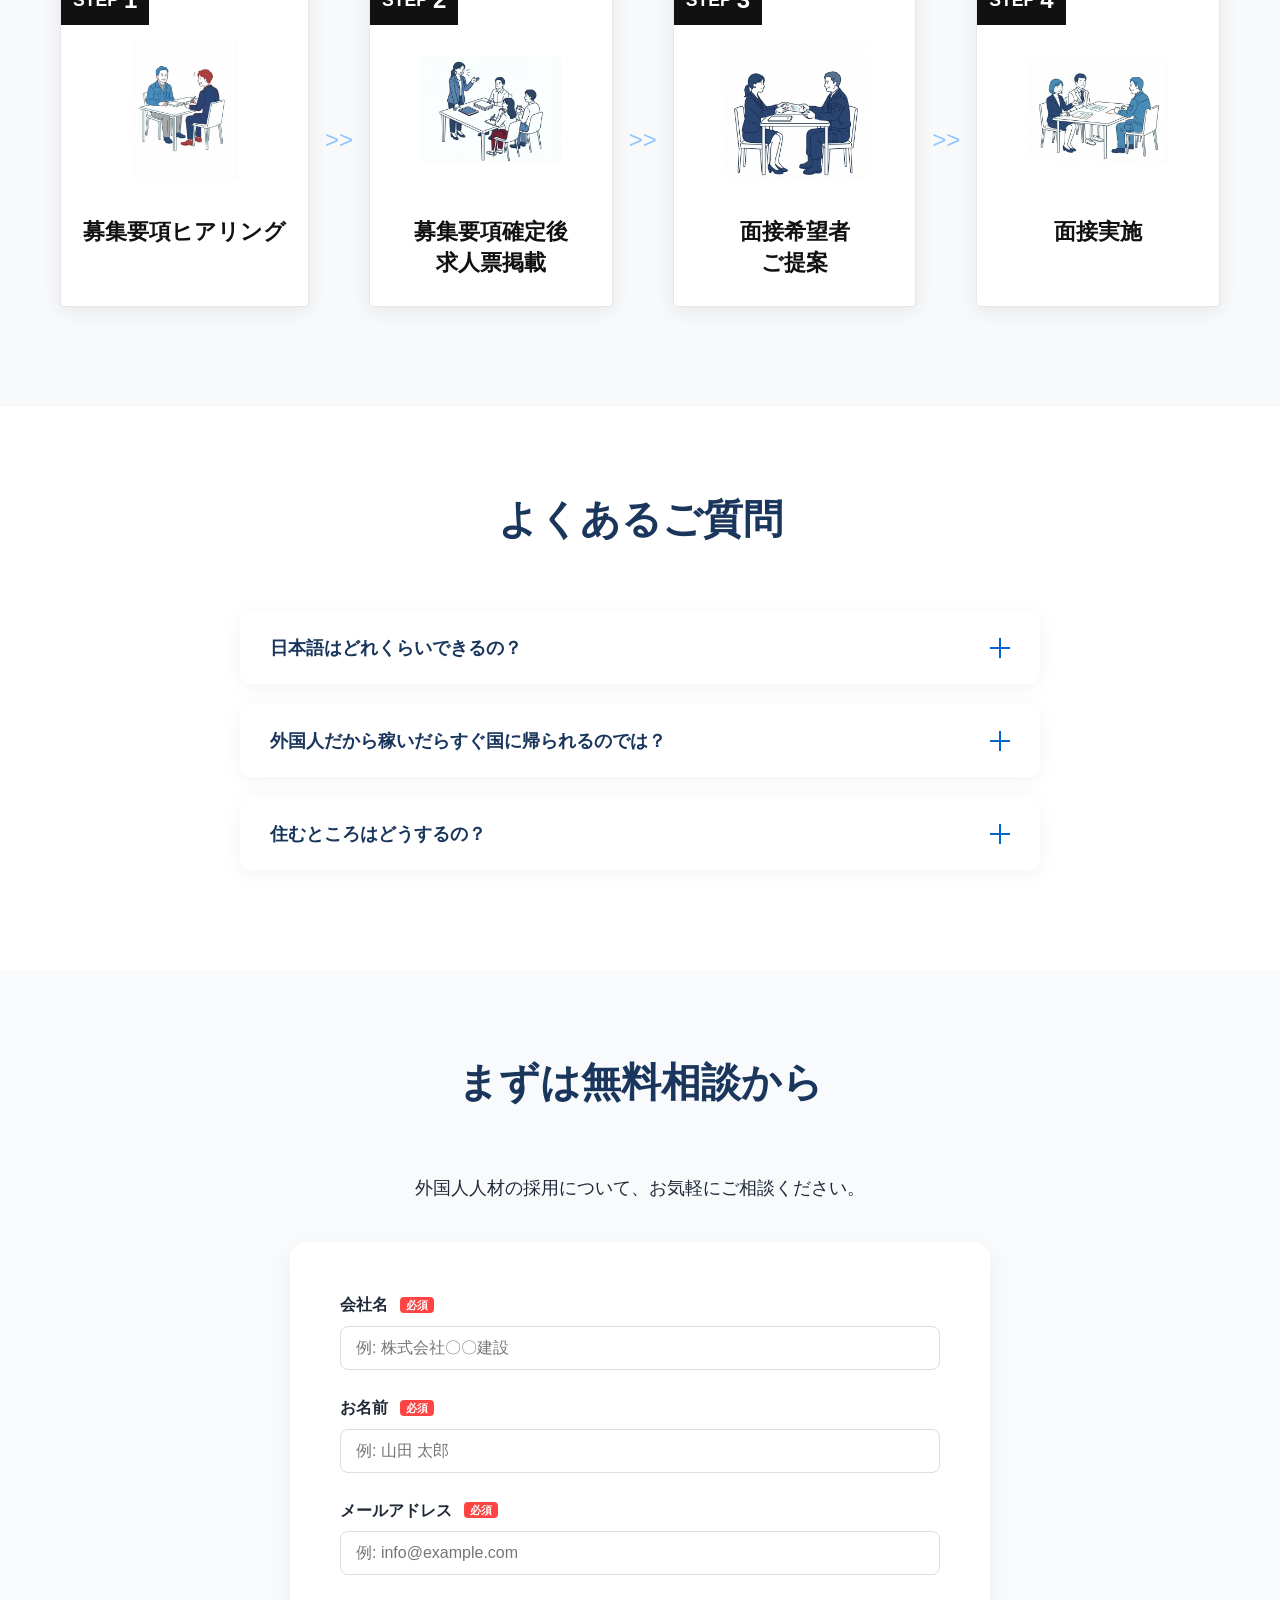
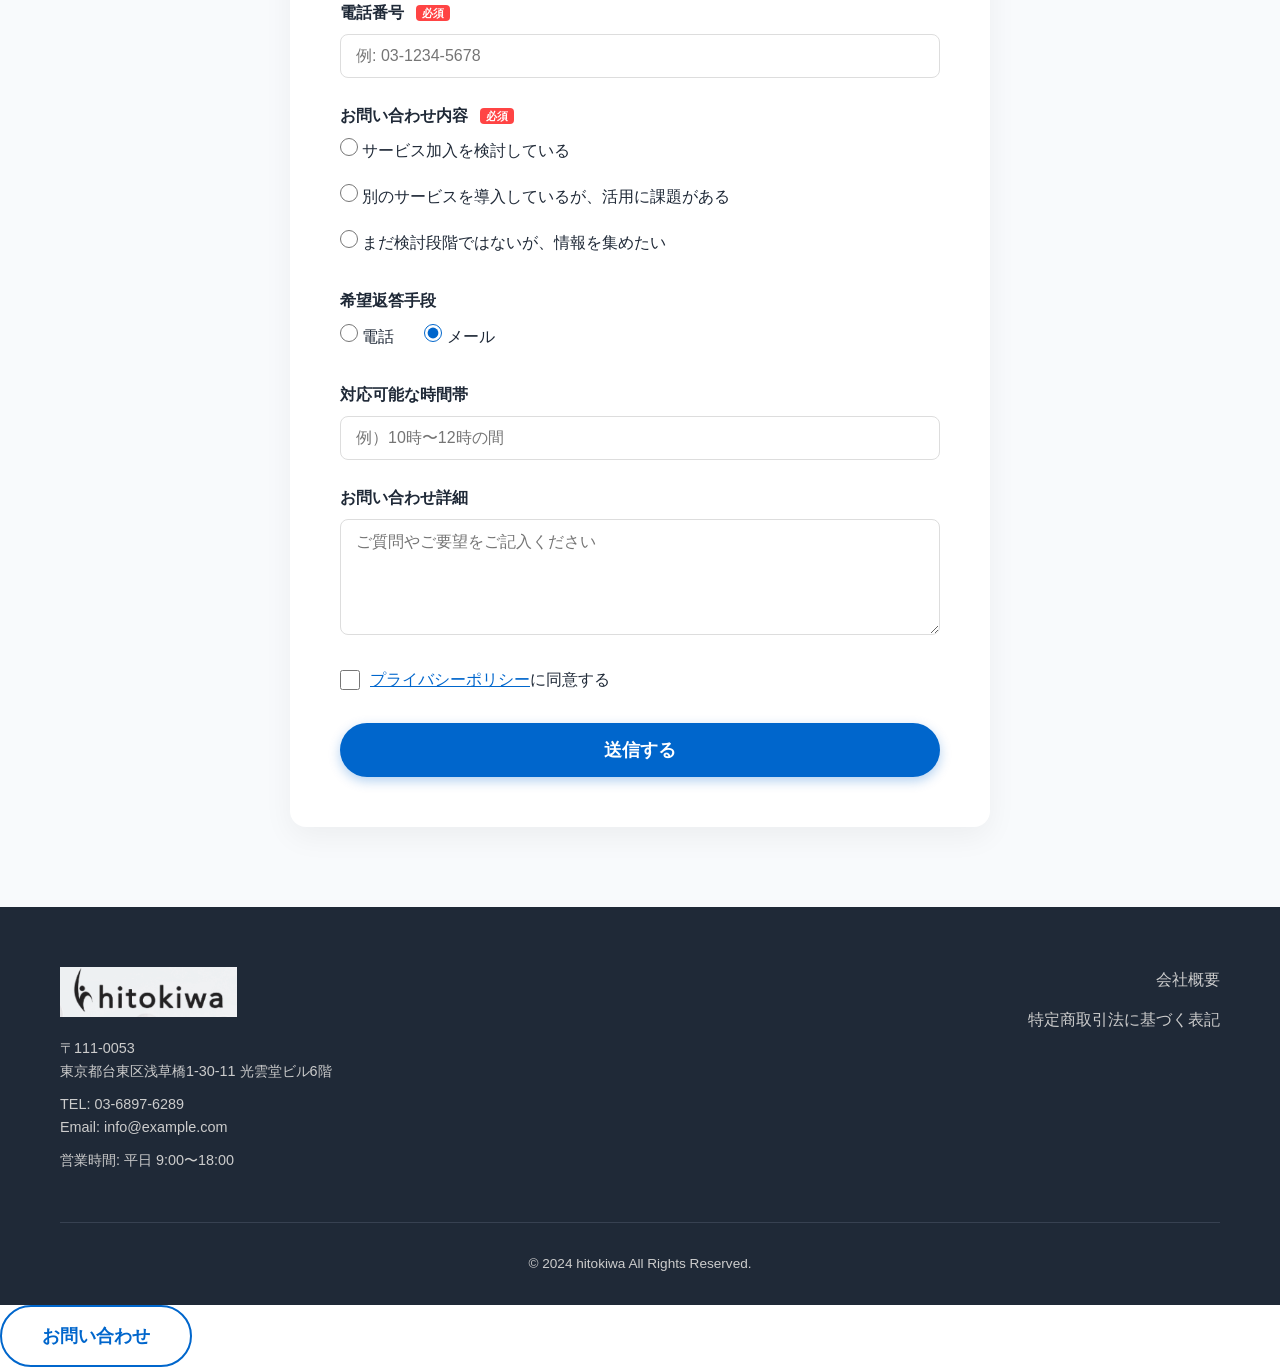
<file: indexのコピー.html>
<!DOCTYPE html>
<html lang="ja">

<head>
    <!-- Google Tag Manager -->
    <script>(function (w, d, s, l, i) {
            w[l] = w[l] || []; w[l].push({
                'gtm.start':
                    new Date().getTime(), event: 'gtm.js'
            }); var f = d.getElementsByTagName(s)[0],
                j = d.createElement(s), dl = l != 'dataLayer' ? '&l=' + l : ''; j.async = true; j.src =
                    'https://www.googletagmanager.com/gtm.js?id=' + i + dl; f.parentNode.insertBefore(j, f);
        })(window, document, 'script', 'dataLayer', 'GTM-MGK4F63H');</script>
    <!-- End Google Tag Manager -->
    <meta charset="UTF-8">
    <meta name="viewport" content="width=device-width, initial-scale=1.0">
    <title>建築業特化型 外国人人材紹介サービス | hitokiwa</title>
    <meta name="description" content="建築業志望の外国人材をすばやく簡単にマッチング。特定技能、技能実習生の紹介ならお任せください。">
    <link rel="stylesheet" href="css/style.css">
    <!-- Google Fonts -->
    <link rel="preconnect" href="https://fonts.googleapis.com">
    <link rel="preconnect" href="https://fonts.gstatic.com" crossorigin>
    <link
        href="https://fonts.googleapis.com/css2?family=Inter:wght@400;500;700;900&family=Noto+Sans+JP:wght@400;500;700&family=Outfit:wght@700;800&display=swap"
        rel="stylesheet">
    <!-- reCAPTCHA v3 -->
    <script src="https://www.google.com/recaptcha/api.js?render=RECAPTCHA_SITE_KEY" async defer></script>
</head>

<body>
    <!-- Google Tag Manager (noscript) -->
    <noscript><iframe src="https://www.googletagmanager.com/ns.html?id=GTM-MGK4F63H" height="0" width="0"
            style="display:none;visibility:hidden"></iframe></noscript>
    <!-- End Google Tag Manager (noscript) -->

    <!-- Header/Nav (Optional but good for anchor links) -->
    <header class="site-header">
        <div class="container">
            <div class="logo">
                <img src="images/logo.png" alt="hitokiwa">
            </div>
            <nav class="site-nav">
                <ul>
                    <li><a href="#features">導入事例</a></li>
                    <li><a href="#cases">特徴</a></li>
                    <li><a href="#jobs">職種</a></li>
                    <li><a href="#flow">流れ</a></li>
                    <li><a href="#faq">FAQ</a></li>
                    <li><a href="#contact" class="btn btn-primary btn-sm">資料ダウンロード</a></li>
                    </li>
                    <li><a href="#contact" class="btn btn-secondary btn-sm">お問い合わせ</a></li>
                </ul>
            </nav>
            <button class="hamburger" aria-label="メニューを開く">
                <span></span>
                <span></span>
                <span></span>
            </button>
        </div>
    </header>

    <!-- Mobile Menu -->
    <div class="mobile-menu">
        <nav>
            <ul>
                <li><a href="#features">特徴</a></li>
                <li><a href="#cases">導入事例</a></li>
                <li><a href="#service">サービス</a></li>
                <li><a href="#jobs">職種</a></li>
                <li><a href="#flow">流れ</a></li>
                <li><a href="#faq">FAQ</a></li>
                <li><a href="#contact">資料ダウンロード</a></li>
                <li><a href="#contact">お問い合わせ</a></li>
            </ul>
        </nav>
    </div>

    <main>
        <!-- 1. Hero Section -->
        <section class="hero">
            <div class="hero-bg"></div>

            <div class="container">
                <div class="hero-wrapper">
                    <!-- 1. Hero Gallery (Top) -->
                    <div class="hero-gallery animate-on-scroll fade-up">
                        <!-- Card 1 -->
                        <div class="talent-card-vertical">
                            <div class="talent-img-vertical"
                                style="background-image: url('images/talent_srilanka.jpg');"></div>
                            <div class="talent-overlay">
                                <div class="talent-country">
                                    <span class="flag">🇱🇰</span> スリランカ
                                </div>
                                <h3 class="talent-job">土木工事業</h3>
                                <p class="talent-age">20歳</p>
                            </div>
                        </div>
                        <!-- Card 2 -->
                        <div class="talent-card-vertical">
                            <div class="talent-img-vertical"
                                style="background-image: url('images/talent_painter_updated.jpg');"></div>
                            <div class="talent-overlay">
                                <div class="talent-country">
                                    <span class="flag">🇳🇵</span> ネパール
                                </div>
                                <h3 class="talent-job">塗装工事業</h3>
                                <p class="talent-age">26歳</p>
                            </div>
                        </div>
                        <!-- Card 3 -->
                        <div class="talent-card-vertical">
                            <div class="talent-img-vertical"
                                style="background-image: url('images/talent_myanmar.jpg');"></div>
                            <div class="talent-overlay">
                                <div class="talent-country">
                                    <span class="flag">🇲🇲</span> ミャンマー
                                </div>
                                <h3 class="talent-job">造園工事業</h3>
                                <p class="talent-age">25歳</p>
                            </div>
                        </div>
                        <!-- Card 4 -->
                        <div class="talent-card-vertical">
                            <div class="talent-img-vertical"
                                style="background-image: url('images/talent_bangladesh.jpg');"></div>
                            <div class="talent-overlay">
                                <div class="talent-country">
                                    <span class="flag">🇧🇩</span> バングラディシュ
                                </div>
                                <h3 class="talent-job">防水工事業</h3>
                                <p class="talent-age">25歳</p>
                            </div>
                        </div>
                        <!-- Card 5 -->
                        <div class="talent-card-vertical">
                            <div class="talent-img-vertical"
                                style="background-image: url('images/talent_vietnam.jpg');"></div>
                            <div class="talent-overlay">
                                <div class="talent-country">
                                    <span class="flag">🇻🇳</span> ベトナム
                                </div>
                                <h3 class="talent-job">内装仕上げ業</h3>
                                <p class="talent-age">27歳</p>
                            </div>
                        </div>
                    </div>

                    <!-- Carousel Indicators (Mobile) -->
                    <div class="carousel-indicators">
                        <span class="indicator active" data-index="0"></span>
                        <span class="indicator" data-index="1"></span>
                        <span class="indicator" data-index="2"></span>
                        <span class="indicator" data-index="3"></span>
                        <span class="indicator" data-index="4"></span>
                    </div>

                    <!-- Hero Text & CTA -->
                    <div class="hero-brand-block animate-on-scroll fade-up" style="transition-delay: 0.3s;">

                        <!-- 3-Column Row -->
                        <div class="hero-brand-row">
                            <!-- Left: Brand -->
                            <div class="hero-col-left">
                                <h1 class="hero-title">hitokiwa</h1>
                            </div>

                            <!-- Center: Main Catchphrase -->
                            <div class="hero-col-center">
                                <p class="hero-catch-center">
                                    採用コスト <span class="highlight-zero">“ゼロ”</span> で
                                    <br class="sp-only">
                                    建築業志望の
                                    <br class="pc-only">
                                    <br class="sp-only">
                                    高レベルな外国人人材を紹介！
                                </p>

                            </div>

                            <!-- Right: Stats -->
                            <div class="hero-col-right">
                                <div class="hero-main-stats">
                                    <div class="main-stat-item">
                                        <div class="main-stat-label">登録生徒数</div>
                                        <div class="main-stat-value">
                                            <span class="stat-inline">
                                                5,000<span class="main-stat-unit">名</span><span
                                                    class="stat-suffix">以上</span>
                                        </div>
                                    </div>
                                    <div class="main-stat-item">
                                        <div class="main-stat-label">取引企業数</div>
                                        <div class="main-stat-value">
                                            <span class="stat-inline">
                                                1,500<span class="main-stat-unit">社</span><span
                                                    class="stat-suffix">以上</span>
                                            </span>
                                        </div>

                                    </div>
                                </div>
                            </div>
                        </div>

                        <!-- Bottom: CTA -->
                        <div class="hero-cta-button">
                            <a href="#contact" class="btn btn-primary btn-lg">
                                資料ダウンロード
                            </a>
                            <a href="#contact" class="btn btn-secondary btn-lg">
                                お問い合わせ
                            </a>
                        </div>
                    </div>

                </div>
            </div>
        </section>



        <!-- 1.6 Case Studies -->
        <section id="cases" class="section cases">
            <div class="container">
                <h2 class="section-title animate-on-scroll fade-up">導入事例</h2>
                <div class="section-lead-narrative animate-on-scroll fade-up" style="transition-delay: 0.1s;">
                    <p class="lead-line">
                        海を渡り、日本で働くことを選んだ人材たち。
                    </p>

                    <p class="lead-line pc-only">
                        その決断に向き合い、受け入れた企業のリアルな声を
                    </p>

                    <p class="lead-line sp-only">
                        その決断に向き合い、受け入れた
                    </p>

                    <p class="lead-line sp-only">
                        企業のリアルな声を
                    </p>

                    <p class="lead-line">
                        事例としてご紹介します。
                    </p>
                </div>
                <div class="cases-grid">
                    <!-- Case 1 -->
                    <div class="case-card animate-on-scroll blur-reveal" style="transition-delay: 0.2s;">
                        <div class="case-img" style="background-image: url('images/case1.png');"></div>
                        <div class="case-content">
                            <h3>株式会社Jaws plan 様</h3>
                            <p>「労働力ではなく戦える仲間として」<br>外国人雇用のリアルと「紹介料0円」の衝撃：建設業界の人手不足を乗り越える</p>
                        </div>
                    </div>
                    <!-- Case 2 -->
                    <div class="case-card animate-on-scroll blur-reveal" style="transition-delay: 0.4s;">
                        <div class="case-img" style="background-image: url('images/case2.png');"></div>
                        <div class="case-content">
                            <h3>株式会社眞技建 様</h3>
                            <p>建設業界が取り組んだ"技術継承×グローバル人材活用"という新たな挑戦</p>
                        </div>
                    </div>
                    <!-- Case 3 -->
                    <div class="case-card animate-on-scroll blur-reveal" style="transition-delay: 0.6s;">
                        <div class="case-img" style="background-image: url('images/case3.png');"></div>
                        <div class="case-content">
                            <h3>株式会社千織園 様</h3>
                            <p>「即戦力として活躍中！造園業の現場で感じた可能性」</p>
                        </div>
                    </div>
                </div>
            </div>
        </section>

        <!-- 2. Features Section (Wanted Talent) -->
        <section id="features" class="section features">
            <div class="container">
                <h2 class="section-title animate-on-scroll fade-up">

                    <!-- PC版（変更しない） -->
                    <span class="pc-only">
                        建築業界が求める理想の人材をご紹介
                    </span>

                    <!-- スマホ版（指定どおり） -->
                    <span class="sp-only">
                        建築業界が<br>
                        求める<br>
                        理想の人材を<br>
                        ご紹介
                    </span>

                </h2>

                <div class="features-grid">

                    <!-- Feature 1 -->
                    <div class="feature-card feature-young animate-on-scroll slide-left"
                        style="transition-delay: 0.2s;">
                        <div class="feature-custom-img">
                            <img src="images/feature_young.jpg" alt="若手人材・20代〜30代前半">
                        </div>
                        <div class="feature-content-stylish">
                            <div class="feature-highlight">20代〜30代前半</div>
                            <div class="feature-description-group">
                                <p class="feature-description">若さ × 素直さ × 体力</p>
                                <p class="feature-description">育成しやすい</p>
                                <p class="feature-description">柔軟性が高く技術習得が早い</p>
                            </div>
                        </div>
                    </div>
                    <!-- Feature 2 -->
                    <div class="feature-card feature-experienced animate-on-scroll fade-up"
                        style="transition-delay: 0.4s;">
                        <div class="feature-custom-img">
                            <img src="images/feature_experienced.png" alt="即戦力・経験者">
                        </div>
                        <div class="feature-content-stylish">
                            <div class="feature-highlight">即戦力</div>
                            <div class="feature-description-group">
                                <p class="feature-description">会社にフィットする人材を厳選。</p>
                                <p class="feature-description">社風や業務に馴染みやすい人材</p>
                                <p class="feature-description">経験者の人材も多数</p>
                            </div>
                        </div>
                    </div>
                    <!-- Feature 3 -->
                    <div class="feature-card feature-longterm animate-on-scroll slide-right"
                        style="transition-delay: 0.6s;">
                        <div class="feature-custom-img">
                            <img src="images/feature_longterm.jpg" alt="日本での長期就労・家族滞在">
                        </div>
                        <div class="feature-content-stylish">
                            <div class="feature-highlight">10年以上</div>
                            <div class="feature-description-group">
                                <p class="feature-description">長期で働く意志のある人材を厳選。</p>
                                <p class="feature-description">家族を日本に呼ぶ意思がある人材も多数</p>
                                <p class="feature-description">キャリアアップを目指す向上心</p>
                            </div>
                        </div>
                    </div>
                </div>
            </div>
        </section>

        <!-- 2.5 Zero Cost Banner -->
        <section class="section zero-cost animate-on-scroll fade-up">
            <div class="container">
                <div class="zero-cost-wrapper">
                    <h2 class="zero-cost-title">
                        採用コスト<span class="highlight-zero">“ゼロ”</span>で
                        <br class="sp-only">
                        建築業志望の
                        <br>
                        <span class="no-break">
                            高レベルな外国人材を紹介！
                        </span>
                    </h2>

                </div>
            </div>
        </section>

        <!-- 4. Job Types Section -->
        <section id="jobs" class="section jobs">
            <div class="container">
                <h2 class="section-title animate-on-scroll fade-up">紹介可能な職種</h2>
                <div class="jobs-image-container animate-on-scroll blur-reveal" style="transition-delay: 0.3s;">
                    <div class="jobs-grid">
                        <!-- Card 1: 鉄筋工 -->
                        <div class="job-card animate-on-scroll fade-up" style="transition-delay: 0s;">
                            <div class="job-card-inner">
                                <div class="job-img-wrapper">
                                    <img src="images/job_reinforcement_custom.jpg" alt="鉄筋工" class="job-img-3d">
                                </div>
                                <h3>鉄筋工</h3>
                                <p class="job-desc"></p>
                            </div>
                        </div>
                        <!-- Card 2: 土木工事 -->
                        <div class="job-card animate-on-scroll fade-up" style="transition-delay: 0.1s;">
                            <div class="job-card-inner">
                                <div class="job-img-wrapper">
                                    <img src="images/job_civil_custom.jpg" alt="土木工事" class="job-img-3d">
                                </div>
                                <h3>土木工事</h3>
                                <p class="job-desc"></p>
                            </div>
                        </div>
                        <!-- Card 3: 内装仕上げ -->
                        <div class="job-card animate-on-scroll fade-up" style="transition-delay: 0.2s;">
                            <div class="job-card-inner">
                                <div class="job-img-wrapper">
                                    <img src="images/job_interior_custom.jpg" alt="内装仕上げ" class="job-img-3d">
                                </div>
                                <h3>内装仕上げ</h3>
                                <p class="job-desc"></p>
                            </div>
                        </div>
                        <!-- Card 4: 型枠大工 -->
                        <div class="job-card animate-on-scroll fade-up" style="transition-delay: 0.3s;">
                            <div class="job-card-inner">
                                <div class="job-img-wrapper">
                                    <img src="images/job_formwork_custom.jpg" alt="型枠大工" class="job-img-3d">
                                </div>
                                <h3>型枠大工</h3>
                                <p class="job-desc"></p>
                            </div>
                        </div>
                        <!-- Card 5: 大工工事 -->
                        <div class="job-card animate-on-scroll fade-up" style="transition-delay: 0.4s;">
                            <div class="job-card-inner">
                                <div class="job-img-wrapper">
                                    <img src="images/job_carpenter_custom.jpg" alt="大工工事" class="job-img-3d">
                                </div>
                                <h3>大工工事</h3>
                                <p class="job-desc"></p>
                            </div>
                        </div>
                        <!-- Card 6: 配管工 -->
                        <div class="job-card animate-on-scroll fade-up" style="transition-delay: 0.5s;">
                            <div class="job-card-inner">
                                <div class="job-img-wrapper">
                                    <img src="images/job_plumber_custom.png" alt="配管工" class="job-img-3d">
                                </div>
                                <h3>配管工</h3>
                                <p class="job-desc"></p>
                            </div>
                        </div>
                        <!-- Card 7: 設備工事 -->
                        <div class="job-card animate-on-scroll fade-up" style="transition-delay: 0.6s;">
                            <div class="job-card-inner">
                                <div class="job-img-wrapper">
                                    <img src="images/job_facility_custom.jpg" alt="設備工事" class="job-img-3d">
                                </div>
                                <h3>設備工事</h3>
                                <p class="job-desc"></p>
                            </div>
                        </div>
                        <!-- Card 8: 塗装工 -->
                        <div class="job-card animate-on-scroll fade-up" style="transition-delay: 0.7s;">
                            <div class="job-card-inner">
                                <div class="job-img-wrapper">
                                    <img src="images/job_painter_new.png" alt="塗装業"
                                        class="job-img-3d job-img-adjust-painter">
                                </div>
                                <h3>塗装業</h3>
                                <p class="job-desc"></p>
                            </div>
                        </div>
                    </div>
                </div>
            </div>
            </div>
        </section>

        <!-- 5. Flow Section -->
        <section id="flow" class="section flow">
            <div class="container">
                <h2 class="section-title">外国人材の面接までの流れ</h2>
                <div class="flow-lead">
                    <p>募集要項確定後、<span class="weight-extra">当日</span>に求人掲載。<br>面接希望者をご提案し面接日を設定いたします。</p>
                </div>

                <div class="flow-horizontal">
                    <!-- Step 1 -->
                    <div class="flow-card-item">
                        <div class="flow-card">
                            <div class="step-label">STEP<span>1</span></div>
                            <div class="flow-icon">
                                <img src="images/flow_step1_hearing.png" alt="募集要項ヒアリング">
                            </div>
                            <h3>募集要項ヒアリング</h3>
                        </div>
                    </div>

                    <div class="flow-arrow">>></div>

                    <!-- Step 2 -->
                    <div class="flow-card-item">
                        <div class="flow-card">
                            <div class="step-label">STEP<span>2</span></div>
                            <div class="flow-icon">
                                <img src="images/flow_step2_posting.png" alt="求人票掲載">
                            </div>
                            <h3>募集要項確定後<br>求人票掲載</h3>
                        </div>
                    </div>

                    <div class="flow-arrow">>></div>

                    <!-- Step 3 -->
                    <div class="flow-card-item">
                        <div class="flow-card">
                            <div class="step-label">STEP<span>3</span></div>
                            <div class="flow-icon">
                                <img src="images/flow_step3_proposal.png" alt="面接希望者ご提案">
                            </div>
                            <h3>面接希望者<br>ご提案</h3>
                        </div>
                    </div>

                    <div class="flow-arrow">>></div>

                    <!-- Step 4 -->
                    <div class="flow-card-item">
                        <div class="flow-card">
                            <div class="step-label">STEP<span>4</span></div>
                            <div class="flow-icon">
                                <img src="images/flow_step4_interview.png" alt="面接実施">
                            </div>
                            <h3>面接実施</h3>
                        </div>
                    </div>
                </div>
            </div>
        </section>

        <!-- 6. FAQ Section -->
        <section id="faq" class="section faq">
            <div class="container">
                <h2 class="section-title">よくあるご質問</h2>

                <div class="accordion">
                    <div class="accordion-item">
                        <button class="accordion-header" aria-expanded="false">
                            日本語はどれくらいできるの？
                            <span class="icon"></span>
                        </button>
                        <div class="accordion-content">
                            <div class="accordion-inner">
                                <p>日本語学校や専門学校を卒業している方、アルバイト経験がある方がほとんどですので、日常生活に支障がない程度にはコミュニケーションは取れるかと思います。コンビニのレジでアルバイトされている外国人留学生をイメージいただければと思います。
                                </p>
                            </div>
                        </div>
                    </div>

                    <div class="accordion-item">
                        <button class="accordion-header" aria-expanded="false">
                            外国人だから稼いだらすぐ国に帰られるのでは？
                            <span class="icon"></span>
                        </button>
                        <div class="accordion-content">
                            <div class="accordion-inner">
                                <p>就労ビザの利点は更新ができることですので、できるだけずっと日本で働きたいと希望している方が多いです。</p>
                            </div>
                        </div>
                    </div>

                    <div class="accordion-item">
                        <button class="accordion-header" aria-expanded="false">
                            住むところはどうするの？
                            <span class="icon"></span>
                        </button>
                        <div class="accordion-content">
                            <div class="accordion-inner">
                                <p>ビザ交付後には就職先近くへの引っ越しを予定しております。<br>弊社提携の不動産会社にてお部屋探しのサポートが可能です。</p>
                                <p>もし可能であれば、会社寮や知り合いの不動産会社がいるなど、早期にお部屋探しができるご協力をいただけますと大変ありがたく存じます。</p>
                            </div>
                        </div>
                    </div>
                </div>
            </div>
        </section>
        </section>

        <!-- 7. Contact Section -->
        <section id="contact" class="section contact">
            <div class="container">
                <h2 class="section-title">まずは無料相談から</h2>
                <p class="contact-desc">外国人人材の採用について、お気軽にご相談ください。</p>

                <form class="contact-form" id="contact-form" novalidate>
                    <div class="form-group">
                        <label for="company">会社名 <span class="required">必須</span></label>
                        <input type="text" id="company" name="company" required placeholder="例: 株式会社〇〇建設">
                        <span class="error-message">会社名を入力してください</span>
                    </div>
                    <div class="form-group">
                        <label for="name">お名前 <span class="required">必須</span></label>
                        <input type="text" id="name" name="name" required placeholder="例: 山田 太郎">
                        <span class="error-message">お名前を入力してください</span>
                    </div>
                    <div class="form-group">
                        <label for="email">メールアドレス <span class="required">必須</span></label>
                        <input type="email" id="email" name="email" required placeholder="例: info@example.com">
                        <span class="error-message">有効なメールアドレスを入力してください</span>
                    </div>
                    <div class="form-group">
                        <label for="phone">電話番号 <span class="required">必須</span></label>
                        <input type="tel" id="phone" name="phone" required placeholder="例: 03-1234-5678">
                        <span class="error-message">電話番号を入力してください</span>
                    </div>
                    <div class="form-group">
                        <label>お問い合わせ内容 <span class="required">必須</span></label>
                        <div class="radio-group">
                            <label class="radio-label">
                                <input type="radio" name="inquiry_type" value="service" required>
                                <span>サービス加入を検討している</span>
                            </label>
                            <label class="radio-label">
                                <input type="radio" name="inquiry_type" value="issue">
                                <span>別のサービスを導入しているが、活用に課題がある</span>
                            </label>
                            <label class="radio-label">
                                <input type="radio" name="inquiry_type" value="info">
                                <span>まだ検討段階ではないが、情報を集めたい</span>
                            </label>
                        </div>
                        <span class="error-message">お問い合わせ内容を選択してください</span>
                    </div>

                    <div class="form-group">
                        <label>希望返答手段</label>
                        <div class="radio-group horizontal">
                            <label class="radio-label">
                                <input type="radio" name="contact_method" value="tel">
                                <span>電話</span>
                            </label>
                            <label class="radio-label">
                                <input type="radio" name="contact_method" value="email" checked>
                                <span>メール</span>
                            </label>
                        </div>
                    </div>

                    <div class="form-group">
                        <label for="preferred-time">対応可能な時間帯</label>
                        <input type="text" id="preferred-time" name="preferred-time" placeholder="例）10時〜12時の間">
                    </div>

                    <div class="form-group">
                        <label for="message">お問い合わせ詳細</label>
                        <textarea id="message" name="message" rows="5" placeholder="ご質問やご要望をご記入ください"></textarea>
                    </div>
                    <div class="form-group checkbox-group">
                        <input type="checkbox" id="privacy" name="privacy" required>
                        <label for="privacy"><a href="#">プライバシーポリシー</a>に同意する</label>
                        <span class="error-message">プライバシーポリシーへの同意が必要です</span>
                    </div>
                    <div class="form-submit">
                        <input type="hidden" name="recaptcha_token" id="recaptcha-token">
                        <button type="submit" class="btn btn-primary btn-lg btn-block">送信する</button>
                    </div>
                </form>
            </div>
        </section>
    </main>

    <footer class="site-footer">
        <div class="container">
            <div class="footer-content">
                <div class="footer-info">
                    <div class="footer-logo">
                        <img src="images/logo.png" alt="hitokiwa">
                    </div>
                    <p>〒111-0053<br>東京都台東区浅草橋1-30-11 光雲堂ビル6階</p>
                    <p>TEL: 03-6897-6289<br>Email: info@example.com</p>
                    <p>営業時間: 平日 9:00〜18:00</p>
                </div>
                <div class="footer-links">
                    <ul>
                        <li><a href="#">会社概要</a></li>
                        <li><a href="#">特定商取引法に基づく表記</a></li>
                    </ul>
                </div>
            </div>
            <div class="footer-copyright">
                &copy; 2024 hitokiwa All Rights Reserved.
            </div>
        </div>
    </footer>

    <script src="js/main.js"></script>
    <a href="#contact" class="btn btn-secondary btn-lg mobile-fixed-contact">
        お問い合わせ
    </a>
</body>

</html>
</file>
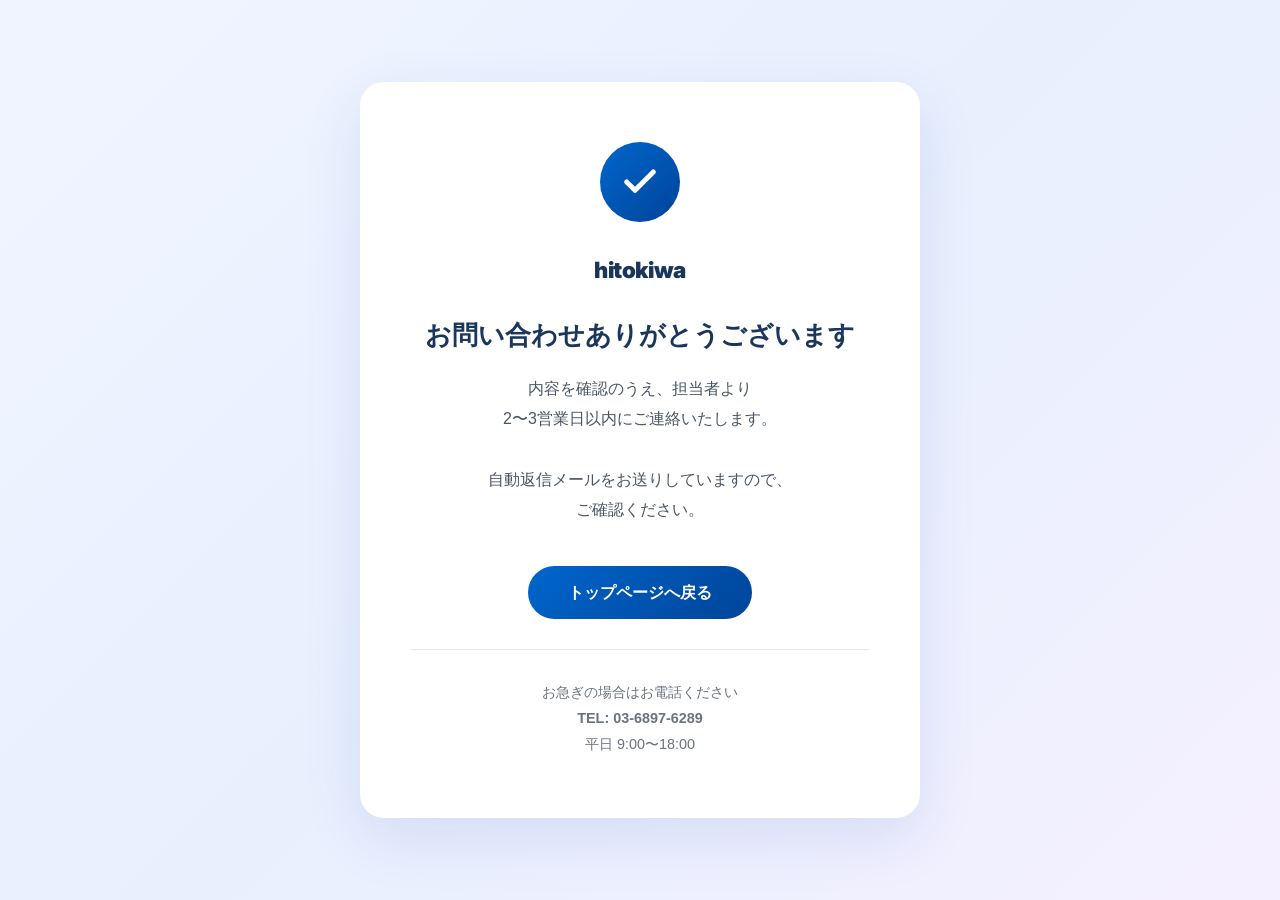
<file: thanks.html>
<!DOCTYPE html>
<html lang="ja">

<head>
    <!-- Google Tag Manager -->
    <script>(function (w, d, s, l, i) {
            w[l] = w[l] || []; w[l].push({
                'gtm.start':
                    new Date().getTime(), event: 'gtm.js'
            }); var f = d.getElementsByTagName(s)[0],
                j = d.createElement(s), dl = l != 'dataLayer' ? '&l=' + l : ''; j.async = true; j.src =
                    'https://www.googletagmanager.com/gtm.js?id=' + i + dl; f.parentNode.insertBefore(j, f);
        })(window, document, 'script', 'dataLayer', 'GTM-MGK4F63H');</script>
    <!-- End Google Tag Manager -->
    <meta charset="UTF-8">
    <meta name="viewport" content="width=device-width, initial-scale=1.0">
    <title>お問い合わせありがとうございます | hitokiwa</title>
    <meta name="robots" content="noindex, nofollow">
    <link rel="stylesheet" href="css/style.css">
    <link rel="preconnect" href="https://fonts.googleapis.com">
    <link rel="preconnect" href="https://fonts.gstatic.com" crossorigin>
    <link
        href="https://fonts.googleapis.com/css2?family=Inter:wght@400;500;700;900&family=Noto+Sans+JP:wght@400;500;700;900&display=swap"
        rel="stylesheet">
    <style>
        .thanks-section {
            min-height: 100vh;
            display: flex;
            align-items: center;
            justify-content: center;
            background: linear-gradient(135deg, #f0f4ff 0%, #e8f0fe 50%, #f5f0ff 100%);
            padding: 40px 20px;
        }

        .thanks-card {
            background: #fff;
            border-radius: 24px;
            box-shadow: 0 20px 60px rgba(0, 51, 153, 0.1);
            padding: 60px 50px;
            max-width: 560px;
            width: 100%;
            text-align: center;
        }

        .thanks-icon {
            width: 80px;
            height: 80px;
            background: linear-gradient(135deg, #0066cc, #004499);
            border-radius: 50%;
            display: flex;
            align-items: center;
            justify-content: center;
            margin: 0 auto 30px;
        }

        .thanks-icon svg {
            width: 40px;
            height: 40px;
            fill: none;
            stroke: #fff;
            stroke-width: 3;
            stroke-linecap: round;
            stroke-linejoin: round;
        }

        .thanks-logo {
            font-family: 'Inter', sans-serif;
            font-size: 1.4rem;
            font-weight: 900;
            color: var(--secondary-color, #1a3a5c);
            margin-bottom: 30px;
            letter-spacing: -0.02em;
        }

        .thanks-title {
            font-size: 1.6rem;
            font-weight: 800;
            color: var(--secondary-color, #1a3a5c);
            margin-bottom: 20px;
            line-height: 1.4;
        }

        .thanks-body {
            font-size: 1rem;
            color: #4b5563;
            line-height: 1.9;
            margin-bottom: 40px;
        }

        .thanks-divider {
            border: none;
            border-top: 1px solid #e5e7eb;
            margin: 30px 0;
        }

        .thanks-info {
            font-size: 0.9rem;
            color: #6b7280;
            line-height: 1.8;
        }

        .thanks-btn {
            display: inline-block;
            background: linear-gradient(135deg, #0066cc, #004499);
            color: #fff;
            text-decoration: none;
            padding: 14px 40px;
            border-radius: 50px;
            font-weight: 700;
            font-size: 1rem;
            transition: opacity 0.2s;
        }

        .thanks-btn:hover {
            opacity: 0.85;
        }

        @media (max-width: 576px) {
            .thanks-card {
                padding: 40px 24px;
            }

            .thanks-title {
                font-size: 1.3rem;
            }
        }
    </style>
</head>

<body>
    <!-- Google Tag Manager (noscript) -->
    <noscript><iframe src="https://www.googletagmanager.com/ns.html?id=GTM-MGK4F63H" height="0" width="0"
            style="display:none;visibility:hidden"></iframe></noscript>

    <section class="thanks-section">
        <div class="thanks-card">

            <!-- チェックアイコン -->
            <div class="thanks-icon">
                <svg viewBox="0 0 24 24">
                    <polyline points="20 6 9 17 4 12"></polyline>
                </svg>
            </div>

            <!-- ロゴ -->
            <div class="thanks-logo">hitokiwa</div>

            <!-- タイトル -->
            <h1 class="thanks-title">
                お問い合わせありがとうございます
            </h1>

            <!-- 本文 -->
            <p class="thanks-body">
                内容を確認のうえ、担当者より<br>
                2〜3営業日以内にご連絡いたします。<br><br>
                自動返信メールをお送りしていますので、<br>
                ご確認ください。
            </p>

            <!-- TOPへ戻るボタン -->
            <a href="/" class="thanks-btn">トップページへ戻る</a>

            <hr class="thanks-divider">

            <!-- 連絡先 -->
            <p class="thanks-info">
                お急ぎの場合はお電話ください<br>
                <strong>TEL: 03-6897-6289</strong><br>
                平日 9:00〜18:00
            </p>

        </div>
    </section>
</body>

</html>
</file>
<file: css/style.css>
/* Variables */
:root {
    --primary-color: #0066cc;
    /* Blue base */
    --primary-hover: #004c99;
    --secondary-color: #1a365d;
    /* Keep navy or adjust */
    --accent-color: #4da6ff;
    --text-color: #1f2937;
    --light-bg: #f5f5f5;
    --white: #ffffff;
    --border-radius: 16px;
    --transition: all 0.3s ease;
    --font-main: -apple-system, BlinkMacSystemFont, "Segoe UI", "Hiragino Kaku Gothic ProN", "Hiragino Sans", Meiryo, sans-serif;
    --font-en: 'Inter', sans-serif;
}

/* Reset & Base Styles */
* {
    margin: 0;
    padding: 0;
    box-sizing: border-box;
}

body {
    font-family: var(--font-main);
    color: var(--text-color);
    line-height: 1.6;
    background-color: var(--white);
    overflow-x: hidden;
}

a {
    text-decoration: none;
    color: inherit;
    transition: var(--transition);
}

ul {
    list-style: none;
}

img {
    max-width: 100%;
    height: auto;
    display: block;
}

.container {
    width: 100%;
    max-width: 1200px;
    margin: 0 auto;
    padding: 0 20px;
}

.section {
    padding: 80px 0;
}

.section-title {
    font-size: 2.5rem;
    font-weight: 700;
    text-align: center;
    margin-bottom: 60px;
    color: var(--secondary-color);
}

.section-lead-narrative {
    text-align: center;
    max-width: 700px;
    margin: -20px auto 80px;
    /* Negative margin to pull closer to title, wide bottom margin for breathability */
    font-size: 1.4rem;
    line-height: 2.0;
    color: var(--text-color);
    font-weight: 500;
    opacity: 0.9;
}

.sp-only {
    display: none;
}

/* Buttons */
.btn {
    display: inline-block;
    padding: 12px 32px;
    border-radius: 50px;
    font-weight: 700;
    text-align: center;
    cursor: pointer;
    border: none;
    transition: var(--transition);
}

.btn-primary {
    background-color: var(--primary-color);
    color: var(--white);
    box-shadow: 0 4px 12px rgba(0, 102, 204, 0.3);
}

.btn-primary:hover {
    background-color: var(--primary-hover);
    transform: translateY(-2px);
    box-shadow: 0 6px 16px rgba(0, 102, 204, 0.4);
}

.btn-secondary {
    background-color: var(--white);
    color: var(--primary-color);
    border: 2px solid var(--primary-color);
    /* Explicit blue frame */
}

.btn-secondary:hover {
    background-color: #f0f7ff;
    transform: translateY(-2px);
    box-shadow: 0 4px 12px rgba(0, 102, 204, 0.15);
}

.btn-outline-primary {
    background-color: transparent;
    border: 2px solid var(--primary-color);
    color: var(--primary-color);
}

.btn-outline-primary:hover {
    background-color: var(--primary-color);
    color: var(--white);
}

.btn-lg {
    padding: 16px 48px;
    font-size: 1.2rem;
}

.btn-sm {
    padding: 8px 24px;
    font-size: 0.9rem;
}

.btn-block {
    display: block;
    width: 100%;
}

/* Header */
.site-header {
    position: fixed;
    top: 0;
    left: 0;
    width: 100%;
    background-color: rgba(255, 255, 255, 0.95);
    backdrop-filter: blur(10px);
    z-index: 1000;
    box-shadow: 0 2px 10px rgba(0, 0, 0, 0.05);
    height: 70px;
    display: flex;
    align-items: center;
}

.site-header .container {
    display: flex;
    justify-content: space-between;
    align-items: center;
}

.logo {
    display: flex;
    align-items: center;
}

.logo img {
    height: 40px;
    width: auto;
}

.site-nav ul {
    display: flex;
    align-items: center;
    gap: 30px;
}

.site-nav a {
    font-weight: 500;
    font-size: 0.95rem;
}

.site-nav a:hover {
    color: var(--primary-color);
}

.hamburger {
    display: none;
    background: none;
    border: none;
    cursor: pointer;
    width: 30px;
    height: 24px;
    position: relative;
    z-index: 1001;
}

.hamburger span {
    display: block;
    width: 100%;
    height: 2px;
    background-color: var(--secondary-color);
    position: absolute;
    transition: var(--transition);
}

.hamburger span:nth-child(1) {
    top: 0;
}

.hamburger span:nth-child(2) {
    top: 11px;
}

.hamburger span:nth-child(3) {
    bottom: 0;
}

.hamburger.active span:nth-child(1) {
    transform: rotate(45deg);
    top: 11px;
}

.hamburger.active span:nth-child(2) {
    opacity: 0;
}

.hamburger.active span:nth-child(3) {
    transform: rotate(-45deg);
    bottom: 11px;
}

/* Mobile Menu */
.mobile-menu {
    position: fixed;
    top: 0;
    right: -100%;
    width: 100%;
    height: 100vh;
    background-color: var(--white);
    z-index: 999;
    padding-top: 80px;
    transition: var(--transition);
    display: flex;
    justify-content: center;
    align-items: center;
}

.mobile-menu.active {
    right: 0;
}

.mobile-menu ul {
    text-align: center;
}

.mobile-menu li {
    margin-bottom: 30px;
}

.mobile-menu a {
    font-size: 1.2rem;
    font-weight: 700;
    color: var(--secondary-color);
}

/* Hero Section */
/* Hero Section */
.hero {
    position: relative;
    min-height: 100vh;
    display: flex;
    align-items: center;
    padding-top: 100px;
    /* Adjusted up to ensure text visibility */
    padding-bottom: 60px;
    overflow: hidden;
    background-image: url('../images/hero_bg_custom.png');
    background-size: cover;
    background-position: center;
    background-repeat: no-repeat;
}

/* Maximizing width for 5 cards */
.hero .container {
    max-width: 1600px;
}

.hero-content {
    display: flex;
    flex-direction: column;
    gap: 40px;
    /* Space between gallery and logo */
    width: 100%;
}

/* Talent Grid (Hero) */
.talent-grid-wrapper {
    width: 100%;
    margin-bottom: 20px;
}

.talent-grid-wrapper::-webkit-scrollbar {
    display: none;
}

/* Hero Gallery - Staggered/Scattered Layout */
.hero-gallery {
    display: grid;
    grid-template-columns: repeat(5, 1fr);
    gap: 20px;
    /* Reduced gap for tighter fit */
    width: 100%;
    /* max-width: 1600px; Removed as container controls it now */
    margin: 0 auto;
    padding: 0 20px;
    justify-content: center;
    align-items: start;
}

/* Stagger Logic - Scattered Effect */
.hero-gallery .talent-card-vertical:nth-child(even) {
    margin-top: 120px;
    /* Large vertical offset */
}

.hero-gallery .talent-card-vertical:nth-child(odd) {
    margin-top: 0;
}

.talent-card-vertical {
    position: relative;
    border-radius: 32px;
    /* Large Round */
    overflow: hidden;
    /* Elegant Corporate Shadow */
    box-shadow: 0 20px 40px rgba(0, 0, 0, 0.15);
    aspect-ratio: 3 / 5;
    width: 100%;
    transition: transform 0.4s cubic-bezier(0.165, 0.84, 0.44, 1), box-shadow 0.4s ease;
    cursor: pointer;
    background: #fff;
}

.talent-card-vertical:hover {
    transform: translateY(-8px);
    box-shadow: 0 30px 50px rgba(0, 0, 0, 0.2);
}

.talent-img-vertical {
    width: 100%;
    height: 100%;
    object-fit: cover;
    /* Ensure cover */
    background-size: cover;
    background-position: center top;
    transition: transform 0.6s ease;
}

.talent-card-vertical:hover .talent-img-vertical {
    transform: scale(1.05);
}

.talent-overlay {
    position: absolute;
    bottom: 0;
    left: 0;
    width: 100%;
    padding: 30px 25px;
    /* Increased padding */
    background: linear-gradient(to top, rgba(0, 0, 0, 0.85) 0%, rgba(0, 0, 0, 0.4) 60%, transparent 100%);
    color: #fff;
    text-align: left;
    display: flex;
    flex-direction: column;
    justify-content: flex-end;
}

/* Hero Text */
.hero-text-centered {
    text-align: center;
    max-width: 1200px;
    /* Increased container */
    margin: 100px auto 0;
    /* Reduced margin as requested */
    padding: 40px;
    background-color: rgba(255, 255, 255, 0.9);
    border-radius: 30px;
    box-shadow: 0 10px 30px rgba(0, 0, 0, 0.2);
}

.hero-text-img {
    max-width: 100%;
    width: 650px;
    /* Reduced from 1100px for smaller text */
    height: auto;
    margin-bottom: 30px;
    display: inline-block;
}

/* Ensure original text styles don't conflict (though removed from HTML, keeping clean) */
.hero-text-centered h1,
.hero-catch {
    display: none;
}

.highlight-zero {
    color: red;
    font-size: 1.25em;
    position: relative;
    border-bottom: 3px solid red;
    margin: 0 5px;
    display: inline-block;
    line-height: 1.2;
}

.highlight-text {
    background: linear-gradient(transparent 60%, #ffeb3b 60%);
    font-weight: bold;
    padding: 0 2px;
}

/* Hero Stats/Actions styling if needed, usually global or inherited */
.hero-stats {
    display: flex;
    justify-content: center;
    gap: 40px;
    margin-top: 30px;
}

.stat-item {
    display: flex;
    flex-direction: column;
    align-items: center;
}

.stat-label {
    font-size: 0.9rem;
    color: #666;
    margin-bottom: 5px;
}

.stat-value {
    font-size: 1.5rem;
    font-weight: 700;
    color: var(--primary-color);
}

.stat-value small {
    font-size: 0.8rem;
    margin-left: 2px;
}

/* Mobile Responsive */
@media (max-width: 768px) {
    .talent-card-vertical {
        min-width: auto;
        /* Allow grid to control width */
    }

    .hero-brand {
        font-size: 3.5rem;
    }

    .hero-catch {
        font-size: 1.2rem;
        padding: 0 15px;
    }
}

/* Hover effects for individual items override default transform but keep scale boost */
.hero-gallery .talent-card-vertical:nth-child(1):hover {
    transform: scale(1.0) rotate(0deg);
}

.hero-gallery .talent-card-vertical:nth-child(2):hover {
    transform: scale(1.1) rotate(0deg);
}

.hero-gallery .talent-card-vertical:nth-child(3):hover {
    transform: scale(1.08) rotate(0deg);
}

.hero-gallery .talent-card-vertical:nth-child(4):hover {
    transform: scale(0.98) rotate(0deg);
}

.talent-img-vertical {
    width: 100%;
    height: 100%;
    background-size: cover;
    background-position: center top;
    transition: transform 0.6s ease;
}

.talent-card-vertical:hover .talent-img-vertical {
    transform: scale(1.05);
}

/* Overlay kept for text visibility */
.talent-overlay {
    position: absolute;
    bottom: 0;
    left: 0;
    width: 100%;
    padding: 30px 20px;
    background: linear-gradient(to top, rgba(0, 0, 0, 0.8) 0%, rgba(0, 0, 0, 0) 100%);
    color: #fff;
    text-align: left;
    display: flex;
    flex-direction: column;
    justify-content: flex-end;
}

.talent-country {
    display: flex;
    align-items: center;
    gap: 10px;
    font-size: 1.2rem;
    /* Slightly larger */
    font-weight: 700;
    margin-bottom: 8px;
    text-shadow: 0 2px 4px rgba(0, 0, 0, 0.6);
}

.talent-job {
    font-size: clamp(1.5rem, 1.8vw, 2rem);
    font-weight: 800;
    margin: 0 0 8px;
    text-shadow: 0 2px 4px rgba(0, 0, 0, 0.6);
    word-break: normal;
    overflow-wrap: break-word;
    line-height: 1.25;
}

.talent-age {
    font-size: 1.3rem;
    /* Larger */
    font-weight: 600;
    opacity: 0.95;
    margin: 0;
    text-shadow: 0 2px 4px rgba(0, 0, 0, 0.6);
}

/* Hero Text Centered (Below Gallery) */
.hero-text-centered {
    text-align: center;
    max-width: 1000px;
    /* Wider for larger text */
    margin: 0 auto;
    padding-bottom: 60px;
}

.hero-text-centered h1 {
    font-family: 'Noto Sans JP', sans-serif;
    /* Rounded font */
    font-size: 7rem;
    /* Reduced for better balance */
    font-weight: 800;
    margin-bottom: 20px;
    /* Reduced margin */
    color: var(--primary-color);
    /* Blue color */
    line-height: 1.1;
    letter-spacing: -0.02em;
}

.hero-catch {
    font-size: 1.9rem;
    /* Further reduced to prevent cutoff */
    font-weight: 800;
    /* Bolder for emphasis */
    color: var(--text-color);
    margin-bottom: 60px;
    line-height: 1.5;
    letter-spacing: -0.02em;
}

.highlight-zero {
    color: #e63946;
    /* Red text */
    font-size: 1.1em;
    font-weight: 900;
    border-bottom: 4px solid #e63946;
    /* Red underline */
    padding-bottom: 2px;
}

.highlight-text {
    background: linear-gradient(transparent 50%, #ffeb3b 50%);
    /* Yellow marker highlight */
    font-weight: 800;
    padding: 0 4px;
}

.hero-actions {
    display: flex;
    flex-direction: column;
    align-items: center;
    gap: 50px;
}

.hero-stats {
    display: flex;
    gap: 80px;
    /* Increased gap */
    justify-content: center;
}

.stat-item {
    display: flex;
    flex-direction: column;
    align-items: center;
}

.stat-label {
    font-size: 1.2rem;
    /* Reduced from 1.4rem */
    font-weight: 700;
    color: var(--secondary-color);
    margin-bottom: 10px;
    letter-spacing: 0.05em;
}

.stat-value {
    font-family: "Outfit", sans-serif;
    font-size: 4.5rem;
    /* Reduced from 6rem */
    font-weight: 800;
    background: linear-gradient(135deg, var(--primary-color) 0%, #4da6ff 100%);
    -webkit-background-clip: text;
    background-clip: text;
    -webkit-text-fill-color: transparent;
    line-height: 1;
    filter: drop-shadow(0 4px 10px rgba(0, 102, 204, 0.2));
}

.stat-value small {
    font-size: 1.5rem;
    /* Reduced from 2rem */
    margin-left: 10px;
    font-family: 'Outfit', sans-serif;
}

.stat-unit {
    font-size: 1rem;
    font-weight: 700;
    color: #333;
    margin-left: 5px;
}

.hero-stat-divider {
    width: 1px;
    height: 40px;
    background-color: #ddd;
}

.hero-cta-button {
    display: flex;
    gap: 20px;
}

.btn-lg {
    padding: 15px 40px;
    font-size: 1.1rem;
    border-radius: 50px;
}

/* Carousel Indicators */
.carousel-indicators {
    display: none;
    justify-content: center;
    gap: 10px;
    margin-top: 20px;
    padding: 10px 0;
}

.carousel-indicators .indicator {
    width: 10px;
    height: 10px;
    border-radius: 50%;
    background-color: rgba(0, 102, 204, 0.3);
    cursor: pointer;
    transition: all 0.3s ease;
}

.carousel-indicators .indicator.active {
    background-color: var(--primary-color);
    transform: scale(1.2);
}

.carousel-indicators .indicator:hover {
    background-color: var(--primary-color);
}

/* Responsive */
@media (max-width: 768px) {
    .hero-gallery {
        display: flex;
        overflow-x: auto;
        padding-bottom: 20px;
        gap: 20px;
        scroll-snap-type: x mandatory;
        scroll-behavior: smooth;
        -webkit-overflow-scrolling: touch;
        padding-left: calc(50% - 140px);
        padding-right: calc(50% - 140px);
        justify-content: flex-start;
        /* Hide scrollbar */
        scrollbar-width: none;
        -ms-overflow-style: none;
    }

    .hero-gallery::-webkit-scrollbar {
        display: none;
    }

    .talent-card-vertical {
        min-width: 280px;
        flex-shrink: 0;
        scroll-snap-align: center;
        width: 280px;
        aspect-ratio: 3/5;
        /* Fade-in animation */
        opacity: 0;
        animation: fadeInCard 0.5s ease forwards;
    }

    .talent-card-vertical:nth-child(1) {
        animation-delay: 0.1s;
    }

    .talent-card-vertical:nth-child(2) {
        animation-delay: 0.2s;
    }

    .talent-card-vertical:nth-child(3) {
        animation-delay: 0.3s;
    }

    .talent-card-vertical:nth-child(4) {
        animation-delay: 0.4s;
    }

    .talent-card-vertical:nth-child(5) {
        animation-delay: 0.5s;
    }

    @keyframes fadeInCard {
        from {
            opacity: 0;
            transform: translateY(20px);
        }

        to {
            opacity: 1;
            transform: translateY(0);
        }
    }

    /* Show indicators on mobile */
    .carousel-indicators {
        display: flex;
    }

    /* Remove stagger effect on mobile */
    .hero-gallery .talent-card-vertical:nth-child(even) {
        margin-top: 0;
    }

    .hero-stats-row {
        gap: 20px;
    }

    .stat-value {
        font-size: 2rem;
    }

    .hero-cta-button {
        flex-direction: column;
        width: 100%;
        gap: 10px;
    }

    .btn-lg {
        width: 100%;
        text-align: center;
    }
}

@media (max-width: 992px) {
    .hero-gallery {
        grid-template-columns: repeat(2, 1fr);
        /* 2x2 on tablet/mobile */
        gap: 15px;
        max-width: 600px;
    }

    .hero-text-centered h1 {
        font-size: 5rem;
    }

    .hero-catch {
        font-size: 2rem;
    }

    .stat-value {
        font-size: 4rem;
    }
}

@media (max-width: 576px) {
    .hero-gallery {
        grid-template-columns: repeat(2, 1fr);
        /* Keep 2x2 on mobile */
        gap: 10px;
        max-width: 100%;
    }

    .hero-text-centered h1 {
        font-size: 3.5rem;
    }

    .hero-catch {
        font-size: 1.5rem;
    }

    .hero-stats {
        flex-direction: row;
        /* Keep row for impact */
        gap: 20px;
    }

    .stat-value {
        font-size: 3rem;
    }

    .stat-label {
        font-size: 1rem;
    }
}

/* 1.6 Case Studies */
.cases {
    background: url('../images/cases_bg.png') no-repeat center center / cover;
    background-attachment: fixed;
    position: relative;
    overflow: hidden;
    padding: 100px 0;
    /* Slightly more vertical space for the background feel */
}

.cases::before {
    content: '';
    position: absolute;
    top: 0;
    left: 0;
    width: 100%;
    height: 100%;
    background: rgba(0, 5, 20, 0.35);
    /* Dark navy overlay for elegance and legibility */
    z-index: 1;
}

.cases .container {
    position: relative;
    z-index: 2;
}

.cases .section-title {
    color: #ffffff;
    text-shadow: 0 2px 10px rgba(0, 0, 0, 0.3);
}

.cases .section-lead-narrative {
    color: rgba(255, 255, 255, 0.95);
    text-shadow: 0 1px 5px rgba(0, 0, 0, 0.2);
}

.cases-grid {
    display: grid;
    grid-template-columns: repeat(auto-fit, minmax(320px, 1fr));
    gap: 40px;
    padding: 20px 0;
}

.case-card {
    background: #fff;
    border-radius: 24px;
    overflow: hidden;
    box-shadow: 0 10px 30px rgba(0, 0, 0, 0.05);
    transition: all 0.4s cubic-bezier(0.165, 0.84, 0.44, 1);
    border: 1px solid rgba(255, 255, 255, 0.8);
    position: relative;
}

.case-card:hover {
    transform: translateY(-10px);
    box-shadow: 0 20px 40px rgba(0, 102, 204, 0.15);
}

.case-img {
    height: 240px;
    background-size: contain;
    background-repeat: no-repeat;
    background-position: center;
    background-color: #f9f9f9;
    position: relative;
}

.case-img::after {
    content: '';
    position: absolute;
    bottom: 0;
    left: 0;
    width: 100%;
    height: 50%;
    background: linear-gradient(to top, rgba(0, 0, 0, 0.5) 0%, transparent 100%);
}

.case-content {
    padding: 30px;
}

.case-content h3 {
    font-size: 1.25rem;
    margin-bottom: 15px;
    color: var(--secondary-color);
    font-weight: 700;
    border-bottom: 2px solid var(--primary-color);
    display: inline-block;
    padding-bottom: 5px;
}

.case-content p {
    font-size: 1rem;
    color: #4b5563;
    line-height: 1.8;
}

/* Features Section */
/* Features Section - Web Exhibition Style */
.features {
    background-image: linear-gradient(rgba(0, 0, 0, 0.7), rgba(0, 0, 0, 0.7)), url('../images/hero_bg_bridge.png');
    background-size: cover;
    background-position: center;
    background-attachment: fixed;
    /* Parallax effect for "Web Exhibition" feel */
    background-color: #1a365d;
    padding: 120px 0;
    color: #FFFFFF;
    /* White text for dark background */
}

/* Ensure title is white */
.features .section-title {
    color: #FFFFFF;
    font-size: 3.5rem;
    line-height: 1.5;
    margin-bottom: 80px;
}

/* Ensure highlights and subs are readable on dark bg */
.features .feature-highlight {
    color: #FFFFFF;
}

.features .feature-sub {
    color: rgba(255, 255, 255, 0.8);
}

.features .feature-list li {
    color: rgba(255, 255, 255, 0.9);
}

.features .point-desc {
    color: rgba(255, 255, 255, 0.7);
}

.features-grid {
    display: grid;
    grid-template-columns: repeat(3, 1fr);
    gap: 60px;
    /* Ultra wide gap */
    align-items: start;
}

.feature-card {
    padding: 0;
    /* No padding, let image flow */
    border-radius: 0;
    text-align: left;
    transition: opacity 0.4s ease;
    min-height: auto;
    /* Let content dictate height */
    display: flex;
    flex-direction: column;
    align-items: flex-start;
    position: relative;
    overflow: visible;
    background-color: transparent;
    border: none;
    box-shadow: none;
    /* Remove all card styling */
}

.feature-card:hover {
    transform: none;
    box-shadow: none;
    opacity: 0.9;
}

/* Removed colorful backgrounds */
.feature-young,
.feature-experienced,
.feature-longterm {
    background: transparent;
}

/* Feature Image - Art Piece */
.feature-custom-img {
    width: 100%;
    height: 320px;
    /* Larger, immersive */
    margin-bottom: 40px;
    border-radius: 6px;
    /* Shallow radius */
    overflow: hidden;
    box-shadow: none;
}

.feature-custom-img img {
    width: 100%;
    height: 100%;
    object-fit: cover;
    transition: transform 0.7s ease;
}

.feature-card:hover .feature-custom-img img {
    transform: scale(1.03);
    /* Gentle breathe */
}

/* Typography Hierarchy Styling */
.feature-highlight {
    font-size: 2.2rem;
    font-weight: 800;
    color: #FFFFFF;
    margin-bottom: 20px;
    letter-spacing: -0.02em;
    line-height: 1.2;
}

/* Priority 2 & 3: Unified Descriptions */
.feature-description-group {
    display: flex;
    flex-direction: column;
    gap: 12px;
    /* Uniform paragraph spacing */
    margin-top: 0;
}

.feature-description {
    font-size: 1.1rem;
    line-height: 1.7;
    font-weight: 500;
    color: rgba(255, 255, 255, 0.9);
    margin: 0;
    padding: 0;
    white-space: normal;
    /* Allow wrapping if needed */
}

/* Clean up legacy classes no longer used in Features section */
.feature-sub,
.feature-supplement,
.feature-badge,
.feature-main-title,
.feature-lead,
.point-item,
.point-highlight,
.point-desc {
    display: none;
}

/* Clean List - Handled by .feature-description-group now */
.feature-list {
    display: none;
}

/* Service Section */
.service {
    background-color: var(--light-bg);
}

.service-grid {
    display: grid;
    grid-template-columns: repeat(3, 1fr);
    gap: 30px;
}

/* --------------------------------------------------------------------------
   5. Flow Section
   -------------------------------------------------------------------------- */
.section.flow {
    padding: 100px 0;
    background: #f8f9fa;
}

.flow-lead {
    text-align: center;
    max-width: 800px;
    margin: 0 auto 60px;
}

.flow-lead p {
    font-size: 1.5rem;
    line-height: 1.8;
    color: #4b5563;
}

.flow-horizontal {
    display: grid;
    grid-template-columns: 1fr auto 1fr auto 1fr auto 1fr;
    gap: 12px;
    max-width: 1200px;
    margin: 0 auto;
    align-items: stretch;
}

.flow-card-item {
    display: flex;
    flex-direction: column;
    align-items: stretch;
}

.flow-arrow {
    display: flex;
    align-items: center;
    justify-content: center;
    font-size: 1.5rem;
    color: #93C5FD;
    padding: 0 4px;
    align-self: center;
    flex-shrink: 0;
}

.flow-card {
    background: #fff;
    border: 1px solid #e5e7eb;
    padding: 55px 22px 28px;
    width: 100%;
    min-height: auto;
    height: 100%;
    display: flex;
    flex-direction: column;
    align-items: center;
    justify-content: flex-start;
    text-align: center;
    position: relative;
    box-sizing: border-box;
    transition: var(--transition);
    box-shadow: 0 4px 20px rgba(0, 0, 0, 0.08);
    border-radius: 4px;
}

.flow-card:hover {
    transform: translateY(-5px);
    box-shadow: 0 12px 32px rgba(0, 0, 0, 0.13);
}

.step-label {
    position: absolute;
    top: 0;
    left: 0;
    background: #111;
    color: #fff;
    font-size: 1.1rem;
    font-weight: 700;
    padding: 6px 12px;
    display: flex;
    align-items: center;
    gap: 5px;
}

.step-label span {
    font-size: 1.5rem;
}

.flow-icon {
    width: 100%;
    height: 160px;
    display: flex;
    justify-content: center;
    align-items: center;
    margin-bottom: 16px;
    padding: 0 10px;
    box-sizing: border-box;
    flex-shrink: 0;
}

.flow-icon img {
    width: 140px;
    height: 140px;
    object-fit: contain;
    display: block;
}

.flow-card h3 {
    width: 100%;
    min-height: auto;
    display: flex;
    align-items: flex-start;
    justify-content: center;
    font-size: 1.4rem;
    font-weight: 700;
    color: #111;
    line-height: 1.4;
    word-break: keep-all;
    margin: 0;
    padding: 10px 0 0;
}

@media (max-width: 1024px) {
    .flow-horizontal {
        grid-template-columns: 1fr 1fr;
        gap: 20px;
    }

    .flow-arrow {
        display: none;
    }

    .flow-card-item {
        align-items: center;
    }
}

@media (max-width: 639px) {
    .flow .section-title {
        font-size: 7vw;
        white-space: nowrap;
    }

    .flow-lead p {
        font-size: 5.5vw;
        white-space: normal;
        word-break: normal;
        overflow-wrap: break-word;
    }

    .flow-horizontal {
        grid-template-columns: 1fr;
        gap: 16px;
    }

    .flow-card {
        max-width: 100%;
        height: auto;
        padding: 44px 18px 22px;
    }

    .flow-icon {
        height: 130px;
    }

    .flow-icon img {
        width: 110px;
        height: 110px;
    }

    .flow-card h3 {
        font-size: 1.2rem;
    }

    .step-label {
        font-size: 0.95rem;
    }

    .step-label span {
        font-size: 1.25rem;
    }
}

/* Job Types Section */
/* Job Types Section */
.jobs {
    background-image: url('../images/jobs_bg_ocean.png');
    background-size: cover;
    background-position: center;
    background-attachment: fixed;
    padding: 80px 0;
}

.jobs-grid {
    display: grid;
    grid-template-columns: repeat(auto-fit, minmax(240px, 1fr));
    gap: 30px;
    padding: 40px 0;
    perspective: 1000px;
}

.job-card {
    position: relative;
    height: 100%;
    /* Floating Animation */
    animation: float 6s ease-in-out infinite;
    will-change: transform;
}

/* Randomize float animation */
.job-card:nth-child(odd) {
    animation-duration: 5s;
    animation-delay: 0.5s;
}

.job-card:nth-child(2n) {
    animation-duration: 6s;
    animation-delay: 1s;
}

.job-card:nth-child(3n) {
    animation-duration: 4.5s;
    animation-delay: 0.2s;
}

.job-card:nth-child(4n) {
    animation-duration: 5.5s;
    animation-delay: 1.5s;
}

@keyframes float {

    0%,
    100% {
        transform: translateY(0);
    }

    50% {
        transform: translateY(-10px);
    }
}

.job-card-inner {
    background: var(--white);
    border-radius: 20px;
    padding: 20px;
    height: 100%;
    box-shadow: 0 10px 30px rgba(0, 0, 0, 0.05);
    transition: transform 0.4s cubic-bezier(0.34, 1.56, 0.64, 1), box-shadow 0.4s ease;
    display: flex;
    flex-direction: column;
    align-items: center;
    text-align: center;
    border: 1px solid rgba(255, 255, 255, 0.8);
    transform-style: preserve-3d;
}

/* Hover Effects (Desktop) */
@media (hover: hover) {
    .job-card:hover .job-card-inner {
        transform: translateY(-15px) scale(1.03);
        box-shadow: 0 25px 50px rgba(0, 0, 0, 0.15);
    }
}

.job-img-wrapper {
    width: 100%;
    aspect-ratio: 4/3;
    border-radius: 12px;
    overflow: hidden;
    margin-bottom: 20px;
    background: #f0f7ff;
    /* Placeholder background */
}

.job-img-3d {
    width: 100%;
    height: 100%;
    object-fit: cover;
    transition: transform 0.4s ease;
}

/* Adjust Painter image size to match Plumber */
.job-img-adjust-painter {
    transform: scale(1.2);
    /* Scale up to match visual weight */
}

/* Adjust Sheet Metal image size to match Interior Finishing */
.job-img-adjust-sheetmetal {
    transform: scale(0.83);
    /* Scale down to match Interior Finishing */
}

.job-card:hover .job-img-3d {
    transform: scale(1.05);
}

.job-card:hover .job-img-adjust-painter {
    transform: scale(1.25);
    /* Maintain relative scale on hover */
}

.job-card:hover .job-img-adjust-sheetmetal {
    transform: scale(0.87);
    /* Maintain relative scale on hover (0.83 * 1.05) */
}

.job-card h3 {
    font-size: 1.2rem;
    font-weight: 700;
    margin-bottom: 10px;
    color: var(--secondary-color);
}

.job-desc {
    font-size: 0.9rem;
    color: var(--primary-color);
    font-weight: 500;
    opacity: 0.8;
}



/* FAQ Section */
.accordion {
    max-width: 800px;
    margin: 0 auto;
}

.accordion-item {
    margin-bottom: 20px;
    background-color: var(--white);
    border: none;
    border-radius: 12px;
    box-shadow: 0 4px 20px rgba(0, 0, 0, 0.05);
    overflow: hidden;
    transition: box-shadow 0.3s ease;
}

.accordion-item:hover {
    box-shadow: 0 8px 30px rgba(0, 0, 0, 0.08);
}

.accordion-header {
    width: 100%;
    padding: 24px 30px;
    background-color: var(--white);
    border: none;
    text-align: left;
    font-size: 1.15rem;
    font-weight: 700;
    color: var(--secondary-color);
    cursor: pointer;
    display: flex;
    justify-content: space-between;
    align-items: center;
    transition: background-color 0.2s;
    gap: 20px;
}

.accordion-header:hover {
    background-color: #f9f9f9;
}

.accordion-header .icon {
    position: relative;
    width: 20px;
    height: 20px;
}

.accordion-header .icon::before,
.accordion-header .icon::after {
    content: '';
    position: absolute;
    top: 50%;
    left: 50%;
    background-color: var(--primary-color);
    transform: translate(-50%, -50%);
}

.accordion-header .icon::before {
    width: 100%;
    height: 2px;
}

.accordion-header .icon::after {
    width: 2px;
    height: 100%;
    transition: transform 0.3s cubic-bezier(0.4, 0, 0.2, 1);
}

.accordion-header[aria-expanded="true"] .icon::after {
    transform: translate(-50%, -50%) rotate(90deg);
}

.accordion-content {
    display: grid;
    grid-template-rows: 0fr;
    transition: grid-template-rows 0.3s cubic-bezier(0.4, 0, 0.2, 1);
    background-color: #fcfcfc;
}

.accordion-header[aria-expanded="true"]+.accordion-content {
    grid-template-rows: 1fr;
}

.accordion-inner {
    overflow: hidden;
    min-height: 0;
}

.accordion-content p {
    padding: 0 30px 24px;
    color: #4b5563;
    line-height: 1.8;
    white-space: pre-wrap;
    /* 改行を反映 */
}

/* Contact Section */
.contact {
    background-color: #f8fafc;
}

.contact-desc {
    text-align: center;
    margin-bottom: 40px;
    font-size: 1.1rem;
}

.contact-form {
    max-width: 700px;
    margin: 0 auto;
    background-color: var(--white);
    padding: 50px;
    border-radius: var(--border-radius);
    box-shadow: 0 10px 30px rgba(0, 0, 0, 0.05);
}

.form-group {
    margin-bottom: 25px;
}

.form-group label {
    display: block;
    margin-bottom: 8px;
    font-weight: 700;
}

.required {
    background-color: #ff4444;
    color: white;
    font-size: 0.7rem;
    padding: 2px 6px;
    border-radius: 4px;
    margin-left: 8px;
    vertical-align: middle;
}

.form-group input[type="text"],
.form-group input[type="email"],
.form-group input[type="tel"],
.form-group select,
.form-group textarea {
    width: 100%;
    padding: 12px 15px;
    border: 1px solid #ddd;
    border-radius: 8px;
    font-size: 1rem;
    font-family: inherit;
    transition: border-color 0.3s;
}

.form-group input:focus,
.form-group select:focus,
.form-group textarea:focus {
    outline: none;
    border-color: var(--primary-color);
    box-shadow: 0 0 0 3px rgba(0, 102, 204, 0.1);
}

.checkbox-group {
    display: flex;
    align-items: center;
    gap: 10px;
    flex-wrap: wrap;
}

.checkbox-group input {
    width: 20px;
    height: 20px;
    cursor: pointer;
}

.checkbox-group label {
    margin-bottom: 0;
    font-weight: 400;
    cursor: pointer;
}

.checkbox-group a {
    color: var(--primary-color);
    text-decoration: underline;
}

.error-message {
    color: #ff4444;
    font-size: 0.85rem;
    margin-top: 5px;
    display: none;
}

.form-group.error input,
.form-group.error select,
.form-group.error textarea {
    border-color: #ff4444;
    background-color: #fff8f8;
}

.form-group.error .error-message {
    display: block;
}

.radio-group {
    display: flex;
    flex-direction: column;
    gap: 12px;
    margin-top: 10px;
}

.radio-group.horizontal {
    flex-direction: row;
    gap: 30px;
}

.radio-label {
    display: flex;
    align-items: center;
    gap: 8px;
    cursor: pointer;
    font-weight: 500 !important;
}

.radio-label input[type="radio"] {
    width: 18px;
    height: 18px;
    cursor: pointer;
    margin: 0;
    accent-color: var(--primary-color);
}

.form-submit {
    margin-top: 30px;
}

/* Footer */
.site-footer {
    background-color: #1f2937;
    color: #ccc;
    padding: 60px 0 30px;
}

.footer-content {
    display: flex;
    justify-content: space-between;
    margin-bottom: 40px;
}

.footer-logo {
    margin-bottom: 20px;
}

.footer-logo img {
    height: 50px;
    width: auto;
}

.footer-info p {
    margin-bottom: 10px;
    font-size: 0.9rem;
}

.footer-links ul {
    text-align: right;
}

.footer-links li {
    margin-bottom: 15px;
}

.footer-links a:hover {
    color: var(--white);
}

.footer-copyright {
    text-align: center;
    border-top: 1px solid #374151;
    padding-top: 30px;
    font-size: 0.85rem;
}

/* Responsive Design */
@media (max-width: 1024px) {
    .section-title {
        font-size: 2rem;
    }

    .talent-grid {
        grid-template-columns: repeat(2, 1fr);
        min-width: auto;
    }

    .features-grid {
        grid-template-columns: 1fr;
    }

    .cases-grid {
        grid-template-columns: 1fr;
    }

    .service-grid {
        grid-template-columns: repeat(2, 1fr);
    }

    .jobs-grid {
        grid-template-columns: repeat(3, 1fr);
    }
}

@media (max-width: 768px) {
    .sp-only {
        display: block;
    }

    .site-nav {
        display: none;
    }

    .site-header {
        position: fixed;
        top: 0;
        height: auto;
        min-height: 56px;
        padding-top: 8px;
        padding-bottom: 8px;
        display: flex;
        align-items: center;
    }

    .hamburger {
        display: block;
    }

    .hamburger span {
        background-color: #1f2937;
        height: 3px;
        border-radius: 2px;
    }

    .hero-text h1 {
        font-size: 3.5rem;
    }

    .hero-catch {
        font-size: 1.5rem;
    }

    .hero-stats {
        flex-direction: column;
        gap: 20px;
    }

    .talent-grid-wrapper {
        overflow-x: auto;
    }

    .talent-grid {
        display: flex;
        gap: 15px;
        min-width: max-content;
        padding: 0 20px;
    }

    .talent-card {
        width: 280px;
        height: 380px;
    }

    .service-grid {
        grid-template-columns: 1fr;
    }

    .jobs-grid {
        grid-template-columns: repeat(2, 1fr);
    }

    .contact-form {
        padding: 30px 20px;
    }

    .footer-content {
        flex-direction: column;
        gap: 40px;
    }

    .footer-links ul {
        text-align: left;
    }
}

.feature-desc {
    margin-top: 15px;
    font-size: 0.95rem;
    color: var(--primary-color);
    font-weight: 700;
}

.jobs-image-container {
    text-align: center;
    margin-top: 30px;
}

.img-fluid {
    max-width: 100%;
    height: auto;
    border-radius: 24px;
    box-shadow: 0 10px 30px rgba(0, 0, 0, 0.05);
}

/* Zero Cost Banner */
.zero-cost {
    padding: 100px 0;
    position: relative;
    overflow: hidden;
    text-align: center;
}

.zero-cost::before {
    content: '';
    position: absolute;
    top: 0;
    left: 0;
    width: 100%;
    height: 100%;
    background-image: url('../images/zero_cost_bg.png');
    background-size: cover;
    background-position: center;
    background-repeat: no-repeat;
    filter: contrast(0.85) saturate(0.9) brightness(1.05);
    opacity: 0.5;
    z-index: 0;
}

.zero-cost-wrapper {
    position: relative;
    z-index: 1;
    max-width: 900px;
    margin: 0 auto;
    padding: 60px 40px;
    background: rgba(255, 255, 255, 0.45);
    backdrop-filter: blur(15px);
    -webkit-backdrop-filter: blur(15px);
    border-radius: 32px;
    box-shadow: 0 15px 50px rgba(0, 51, 102, 0.1);
    border: 1px solid rgba(255, 255, 255, 0.5);
}

.zero-cost-title {
    font-size: 2.6rem;
    font-weight: 800;
    color: var(--secondary-color);
    line-height: 1.5;
    margin: 0;
    letter-spacing: 0.05em;
}

.highlight-zero {
    color: #e63946;
    /* Professional Red */
    font-size: 3.2rem;
    font-family: "Outfit", sans-serif;
    margin: 0 5px;
    position: relative;
    display: inline-block;
}

.highlight-zero::after {
    content: '';
    position: absolute;
    bottom: 5px;
    left: 0;
    width: 100%;
    height: 8px;
    background: rgba(230, 57, 70, 0.2);
    z-index: -1;
    border-radius: 4px;
}

@media (max-width: 768px) {
    .zero-cost-wrapper {
        padding: 40px 20px;
    }

    .zero-cost-title {
        font-size: 1.6rem;
        text-align: center;
    }

    .zero-cost-title .no-break {
        white-space: nowrap;
        display: block;
        text-align: center;
        font-size: 1.4rem;
        letter-spacing: 0;
    }

    .highlight-zero {
        font-size: 2.2rem;
    }
}

/* =========================================
   Animation Styles
   ========================================= */

/* Keyframes */
@keyframes fadeUp {
    from {
        opacity: 0;
        transform: translateY(30px);
    }

    to {
        opacity: 1;
        transform: translateY(0);
    }
}

@keyframes fadeIn {
    from {
        opacity: 0;
    }

    to {
        opacity: 1;
    }
}

@keyframes zoomIn {
    from {
        opacity: 0;
        transform: scale(0.9);
    }

    to {
        opacity: 1;
        transform: scale(1);
    }
}

@keyframes blurReveal {
    from {
        opacity: 0;
        filter: blur(10px);
        transform: translateY(20px);
    }

    to {
        opacity: 1;
        filter: blur(0);
        transform: translateY(0);
    }
}

@keyframes slideInLeft {
    from {
        opacity: 0;
        transform: translateX(-50px);
    }

    to {
        opacity: 1;
        transform: translateX(0);
    }
}

@keyframes slideInRight {
    from {
        opacity: 0;
        transform: translateX(50px);
    }

    to {
        opacity: 1;
        transform: translateX(0);
    }
}

/* Initial States for Scroll Animation */
.animate-on-scroll {
    opacity: 0;
    transition: opacity 0.8s ease-out, transform 0.8s ease-out, filter 0.8s ease-out;
}

.animate-on-scroll.is-visible {
    opacity: 1;
    transform: translate(0, 0);
    filter: blur(0);
}

/* Specific Animation Classes */
.fade-up {
    transform: translateY(30px);
}

.slide-left {
    transform: translateX(-50px);
}

.slide-right {
    transform: translateX(50px);
}

.blur-reveal {
    filter: blur(10px);
    transform: translateY(20px);
}

.zoom-in {
    transform: scale(0.9);
}

/* Hero Section Animations (Triggered on Load) */
.hero-bg {
    animation: fadeIn 1.5s ease-out forwards;
}

.hero-text h1 {
    opacity: 0;
    animation: fadeUp 1s ease-out 0.5s forwards;
}

.hero-catch {
    opacity: 0;
    animation: fadeUp 1s ease-out 0.8s forwards;
}

.hero-actions {
    opacity: 0;
    animation: zoomIn 0.8s cubic-bezier(0.175, 0.885, 0.32, 1.275) 1.2s forwards;
}

.talent-card {
    opacity: 0;
    animation: blurReveal 1s ease-out forwards;
}

.talent-card:nth-child(1) {
    animation-delay: 0.4s;
}

.talent-card:nth-child(2) {
    animation-delay: 0.6s;
}

.talent-card:nth-child(3) {
    animation-delay: 0.8s;
}

.talent-card:nth-child(4) {
    animation-delay: 1.0s;
}

/* Hero Stats */
.hero-stats-row {
    display: flex;
    justify-content: center;
    align-items: center;
    gap: 30px;
    margin-bottom: 30px;
    flex-wrap: wrap;
}

.stat-item {
    display: flex;
    flex-direction: column;
    align-items: center;
}

.stat-divider {
    width: 1px;
    height: 40px;
    background-color: #E2E8F0;
    /* Light gray divider */
}

.stat-label {
    font-size: 14px;
    font-weight: 500;
    color: #64748B;
    /* Muted text */
    margin-bottom: 4px;
}

.stat-number {
    font-size: 28px;
    font-weight: 700;
    color: #0F172A;
    /* Dark text */
    line-height: 1.2;
    font-feature-settings: "pnum" on, "lnum" on;
}

.stat-number .unit {
    font-size: 16px;
    font-weight: 500;
    color: #64748B;
    margin-left: 2px;
}

@media (max-width: 768px) {
    .hero-stats-row {
        gap: 15px;
        margin-bottom: 20px;
    }

    .stat-divider {
        display: none;
        /* Hide dividers on mobile if wrapping */
    }

    .stat-item {
        flex: 1 1 30%;
        /* Allow wrapping */
        min-width: 100px;
    }

    .stat-number {
        font-size: 24px;
    }
}

/* Stylish Feature Updates */
.feature-content-stylish {
    width: 100%;
    background: rgba(0, 0, 0, 0.82);
    /* Dark semi-transparent */
    backdrop-filter: blur(4px);
    /* Subtle glass effect */
    border-radius: 4px;
    padding: 24px 28px;
    margin-top: 20px;
    /* Move below photo */
    position: relative;
    z-index: 1;
    box-sizing: border-box;
    box-shadow: 0 4px 20px rgba(0, 0, 0, 0.2);
}

.feature-badge {
    display: inline-block;
    color: #0284c7;
    font-weight: 700;
    font-size: 1rem;
    margin-bottom: 16px;
    letter-spacing: 0.05em;
    background: none;
    /* Remove badge bg */
    padding: 0;
    /* Remove padding */
}

/* Clean up redundant classes */
.feature-main-title,
.feature-lead {
    display: none;
}

.feature-points-grid {
    display: none;
}

/* Hero Redesign (Strict First View) */
.hero-brand-block {
    width: 100%;
    max-width: 1400px;
    margin: 10px auto 0;
    padding: 15px 40px;
    background-color: rgba(255, 255, 255, 0.94);
    border-radius: 20px;
    box-shadow: 0 10px 40px rgba(0, 0, 0, 0.1);
    backdrop-filter: blur(8px);
    display: flex;
    flex-direction: column;
    gap: 10px;
}

/* 3-Column Grid Row */
.hero-brand-row {
    display: flex;
    align-items: center;
    justify-content: space-between;
    width: 100%;
    gap: 20px;
}

/* Column 1: Left (Brand) */
.hero-col-left {
    flex: 1;
    display: flex;
    justify-content: flex-start;
    align-items: center;
}

.hero-title {
    font-family: 'Inter', sans-serif;
    font-size: 3.3rem;
    font-weight: 900;
    color: var(--secondary-color);
    line-height: 1;
    letter-spacing: -0.02em;
    margin: 0;
}

/* Column 2: Center (Catchphrase - Star) - MAXIMIZED */
.hero-col-center {
    flex: 2;
    display: flex;
    justify-content: center;
    align-items: center;
    text-align: center;
}

.hero-catch-center {
    font-size: 2.8rem;
    /* Max size */
    font-weight: 900;
    color: var(--text-color);
    line-height: 1.15;
    /* Very Tight */
    letter-spacing: -0.04em;
    margin: 0;
    white-space: nowrap;
}

.highlight-zero {
    color: #e63946;
    font-size: 1.3em;
    font-weight: 900;
    position: relative;
    border-bottom: 5px solid #e63946;
    margin: 0 5px;
    display: inline-block;
    line-height: 1;
}

/* Column 3: Right (Stats - Vertical Stack) */
.hero-col-right {
    flex: 1;
    display: flex;
    justify-content: flex-end;
    align-items: center;
}

.hero-main-stats {
    display: flex;
    flex-direction: column;
    /* Vertical Stack */
    gap: 15px;
    /* Space between items */
    align-items: flex-start;
    /* Align items Left within the block */
    background: rgba(255, 255, 255, 0.5);
    padding: 10px 15px;
    border-radius: 12px;
}

.main-stat-item {
    display: flex;
    flex-direction: column;
    /* Label above Value */
    align-items: flex-start;
    /* Left align */
    line-height: 1;
}

.main-stat-label {
    font-family: 'Noto Sans JP', sans-serif;
    font-size: 1.05rem;
    /* 1.3x Larger (was 0.8rem) */
    font-weight: 700;
    color: #64748b;
    margin-bottom: 4px;
    letter-spacing: -0.01em;
}

.main-stat-value {
    font-family: 'Noto Sans JP', sans-serif;
    font-size: 2.6rem;
    font-weight: 900;
    color: var(--primary-color);
    letter-spacing: -0.04em;
}

.main-stat-unit {
    font-family: 'Noto Sans JP', sans-serif;
    font-size: 1.2rem;
    /* Scaled up */
    color: #333;
    font-weight: 700;
    margin-left: 3px;
    letter-spacing: -0.02em;
}

.stat-suffix {
    font-family: 'Noto Sans JP', sans-serif;
    font-size: 1rem;
    /* Scaled up */
    color: #666;
    font-weight: 700;
    margin-left: 3px;
    letter-spacing: -0.02em;
}

/* Hide divider */
.main-stat-divider {
    display: none;
}

/* CTA Buttons (Bottom) */
.hero-cta-button {
    display: flex;
    justify-content: center;
    gap: 20px;
    margin-top: 5px;
}

.hero-cta-button .btn-lg {
    padding: 12px 35px;
    font-size: 1rem;
    border-radius: 50px;
}

/* Responsive adjustments */
@media (max-width: 1200px) {
    .hero-catch-center {
        font-size: 2.2rem;
    }

    .hero-title {
        font-size: 1.8rem;
    }
}

@media (max-width: 992px) {
    .hero-brand-row {
        flex-wrap: wrap;
        justify-content: center;
        gap: 15px;
    }

    .hero-col-left,
    .hero-col-center,
    .hero-col-right {
        flex: 100%;
        justify-content: center;
        text-align: center;
    }

    .hero-col-left {
        justify-content: center;
        margin-bottom: 10px;
    }

    .hero-col-right {
        justify-content: center;
        margin-top: 10px;
    }

    .hero-main-stats {
        align-items: center;
        /* Center align on mobile */
        flex-direction: row;
        /* Horizontal on mobile for space */
    }

    .hero-catch-center {
        white-space: normal;
        margin: 5px 0;
    }
}

@media (max-width: 576px) {
    .hero-brand-block {
        padding: 20px 15px;
        margin-top: 20px;
    }

    .hero-col-left,
    .hero-col-center,
    .hero-col-right {
        justify-content: center;
        text-align: center;
    }

    .hero-catch-center {
        font-size: 1.5rem;
        letter-spacing: -0.04em;
    }

    .hero-cta-button {
        flex-direction: column;
        width: 100%;
        align-items: center;
        gap: 10px;
    }

    .hero-cta-button .btn-lg {
        width: auto;
        min-width: 240px;
    }

    .hero-main-stats {
        flex-direction: row;
        gap: 16px;
        justify-content: flex-start;
    }

    .main-stat-item {
        align-items: flex-start;
    }

    .main-stat-value {
        font-size: 1.8rem;
        letter-spacing: -0.03em;
    }

    .main-stat-label {
        font-size: 0.8rem;
        letter-spacing: 0;
    }

    .main-stat-unit {
        font-size: 0.95rem;
    }

    .stat-suffix {
        font-size: 0.8rem;
    }
}

@media (max-width: 768px) {
    .mobile-fixed-contact {
        box-sizing: border-box;

        display: flex;
        align-items: center;
        justify-content: center;

        position: fixed;
        bottom: calc(16px + env(safe-area-inset-bottom));

        left: 50%;
        transform: translateX(calc(-50% - 12px));
        width: calc(100vw - 32px);

        opacity: 1 !important;
        visibility: visible !important;

        height: 56px;
        background: #1f3cff;
        color: #fff;
        border-radius: 12px;

        z-index: 9999;
        box-shadow: 0 8px 20px rgba(0, 0, 0, .25);
    }
}

.sp-only {
    display: none;
}

@media (max-width: 768px) {
    .pc-only {
        display: none;
    }

    .sp-only {
        display: inline;
    }
}

@media (max-width: 768px) {
    .stat-inline {
        display: inline-block;
        white-space: nowrap;
    }
}

.no-break {
    white-space: nowrap;
}

/* PC / SP 切り替え */
.sp-only {
    display: none;
}

.pc-only {
    display: block;
}

@media (max-width: 768px) {
    .sp-only {
        display: block;
    }

    .pc-only {
        display: none;
    }
}

/* 見た目を揃える */
.section-lead-narrative {
    line-height: 1.6;
}

.section-lead-narrative .lead-line {
    margin: 0;
}

/* PC only: Card1・Card2 の talent-job サイズ指定 */
@media (min-width: 769px) {
    .hero-gallery .talent-card-vertical:nth-child(1) .talent-job,
    .hero-gallery .talent-card-vertical:nth-child(2) .talent-job {
        font-size: 1.7rem;
    }
}
</file>
